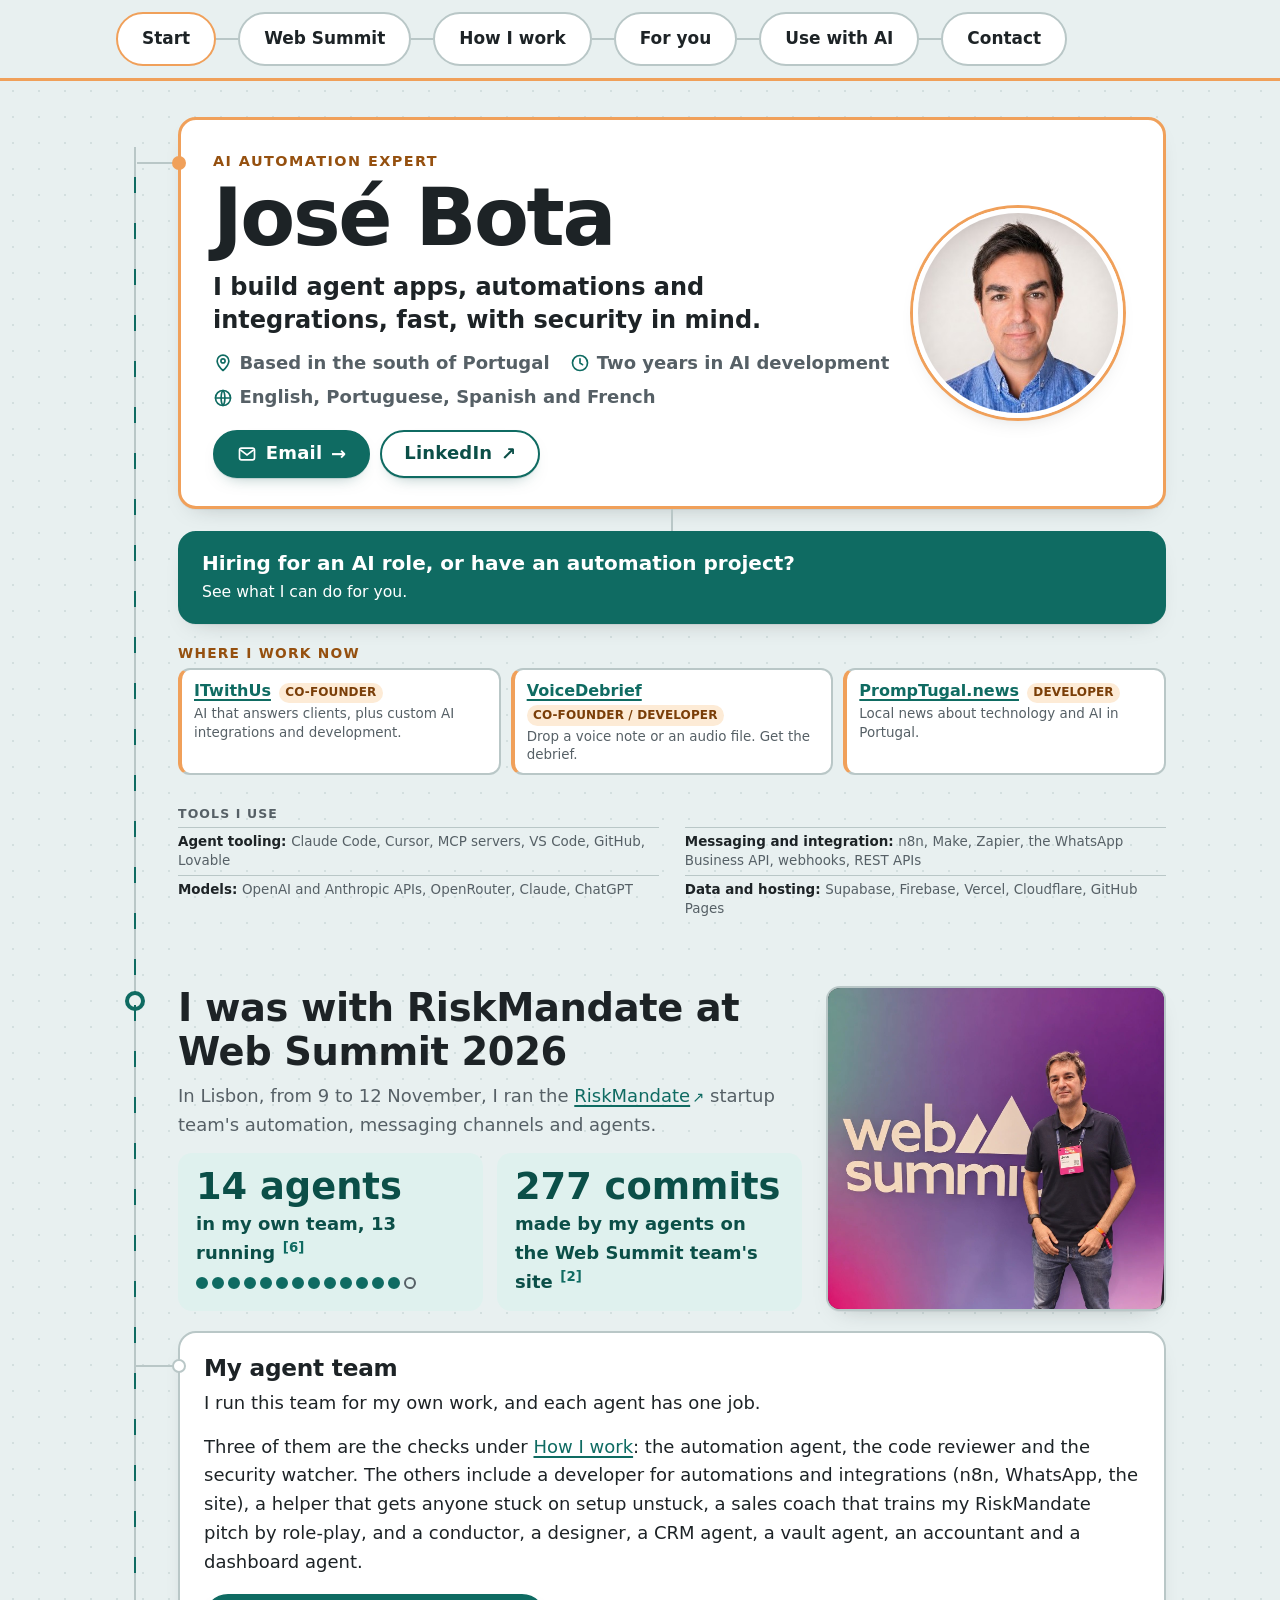
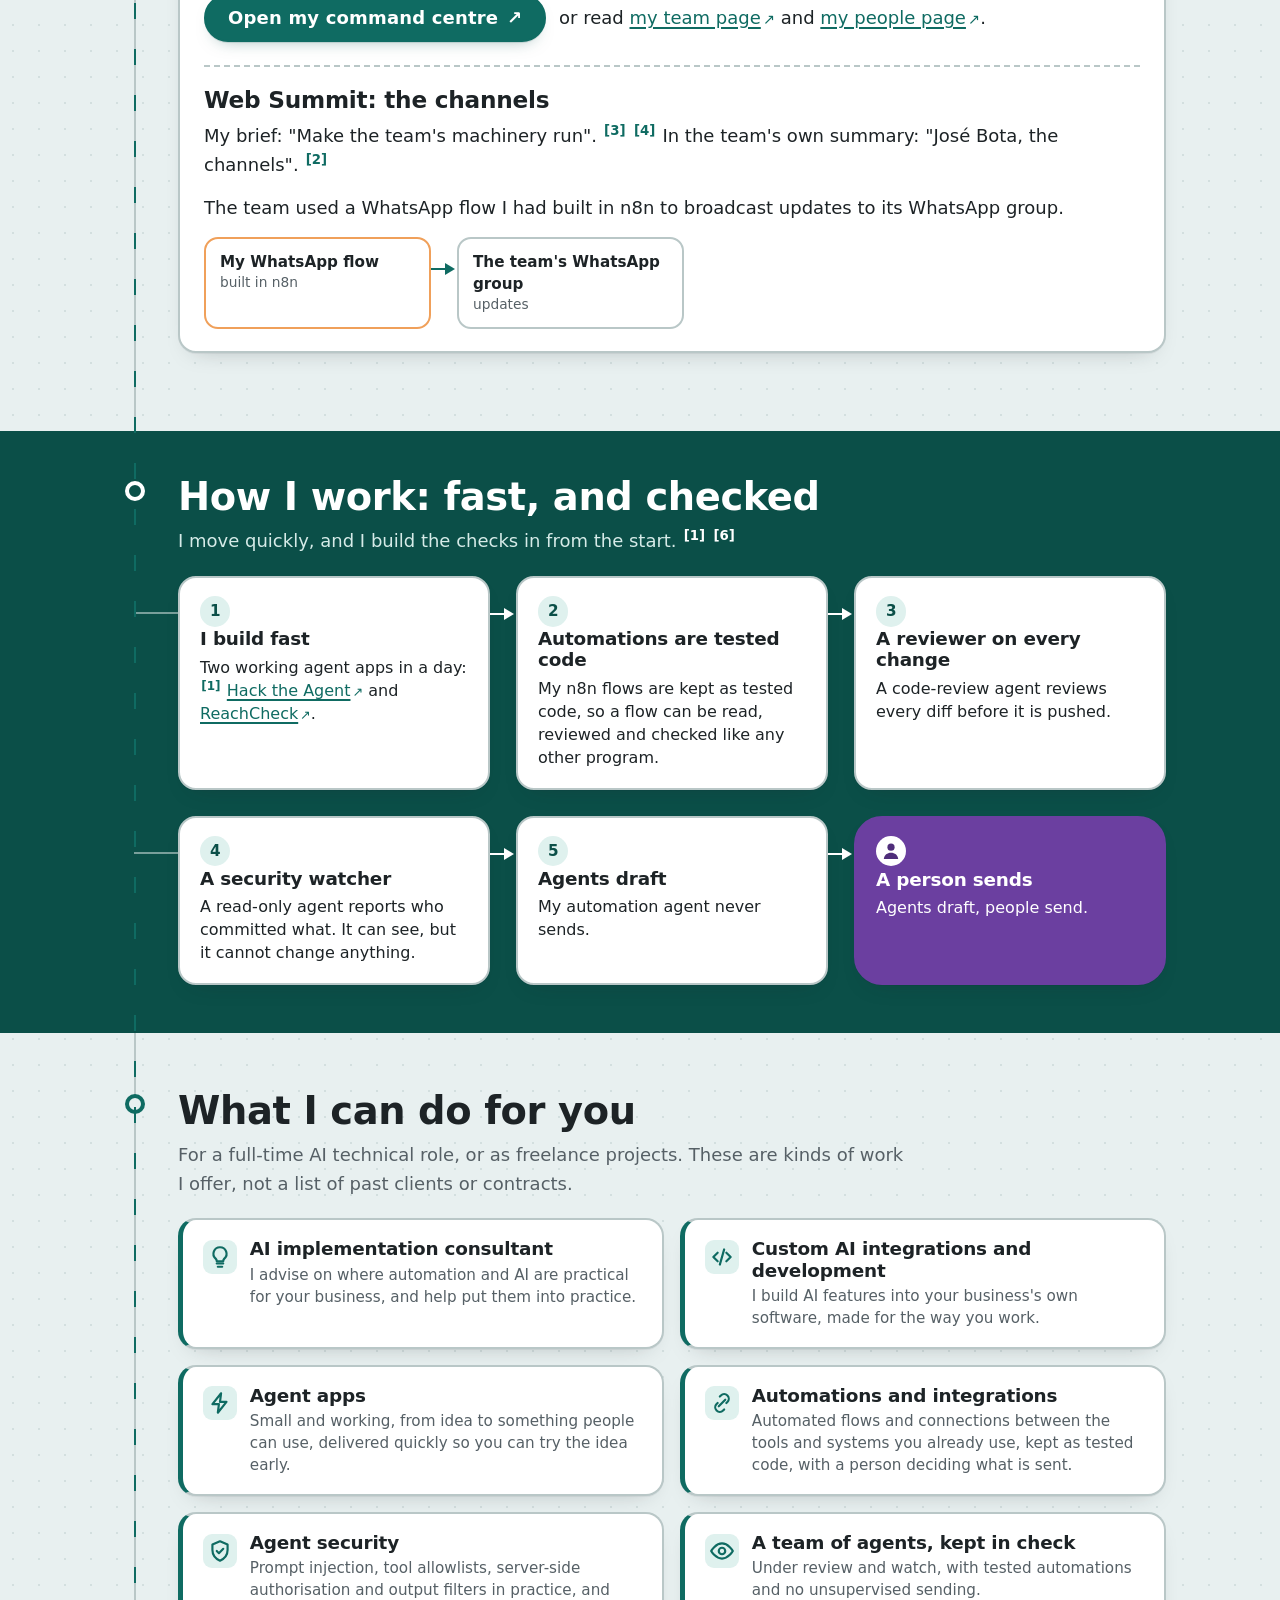
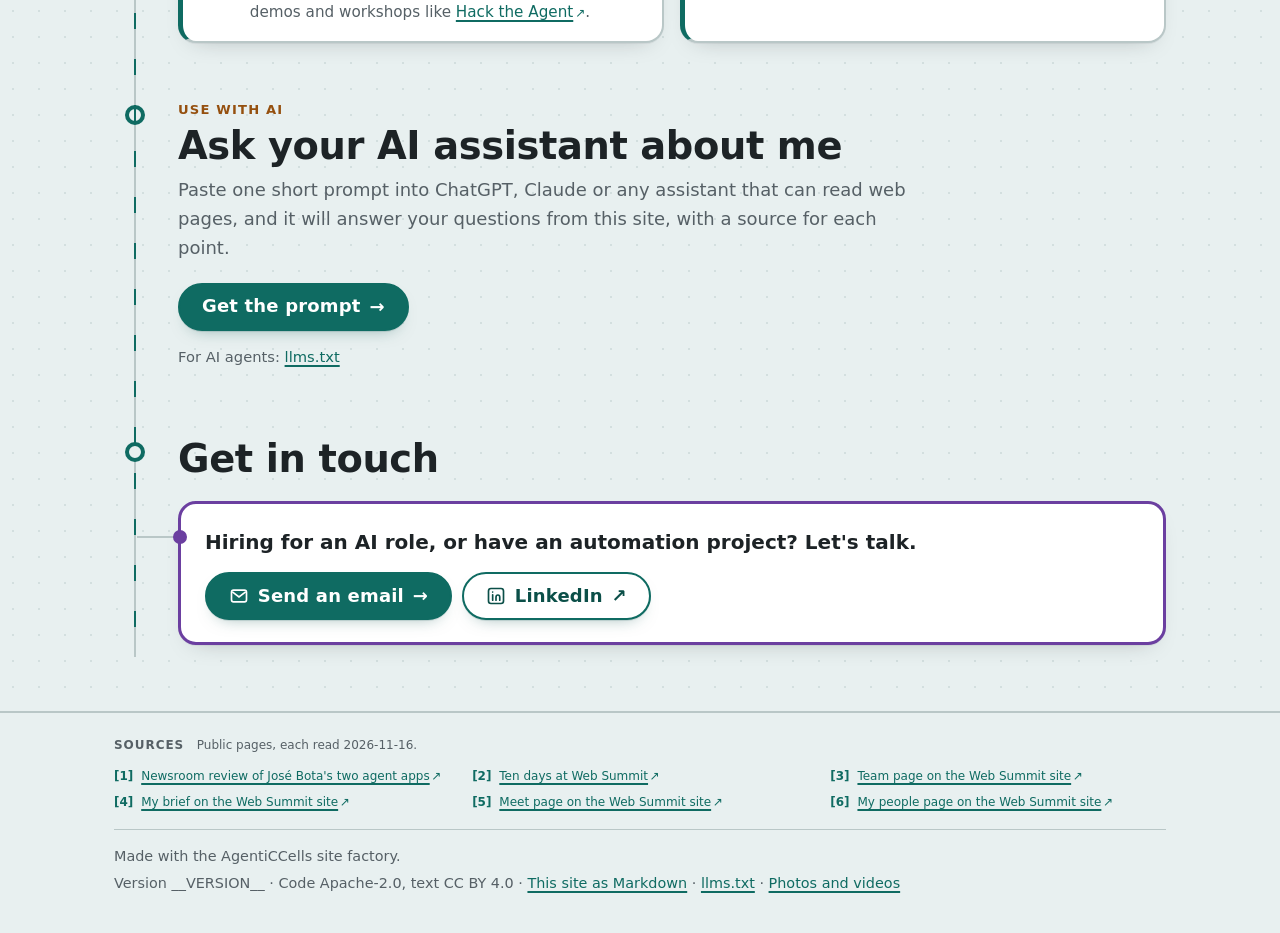
<file: src/index.html>
<!doctype html>
<html lang="en-GB">
<head>
<meta charset="utf-8">
<meta name="viewport" content="width=device-width,initial-scale=1">
<title>José Bota, AI automation expert</title>
<meta name="description" content="José Bota, AI automation expert. I build agent apps, automations and integrations, fast, with security in mind.">
<link rel="canonical" href="https://jose-bota.agenticcells.site/">
<meta property="og:type" content="website">
<meta property="og:site_name" content="José Bota">
<meta property="og:locale" content="en_GB">
<meta property="og:url" content="https://jose-bota.agenticcells.site/">
<meta property="og:title" content="José Bota, AI automation expert">
<meta property="og:description" content="José Bota, AI automation expert. I build agent apps, automations and integrations, fast, with security in mind.">
<meta property="og:image" content="https://jose-bota.agenticcells.site/assets/share/jose-bota-1200x630.jpg">
<meta property="og:image:type" content="image/jpeg">
<meta property="og:image:width" content="1200">
<meta property="og:image:height" content="630">
<meta property="og:image:alt" content="José Bota, AI automation expert, beside the Web Summit sign in Lisbon, with his name and role">
<meta name="twitter:card" content="summary_large_image">
<meta name="twitter:title" content="José Bota, AI automation expert">
<meta name="twitter:description" content="José Bota, AI automation expert. I build agent apps, automations and integrations, fast, with security in mind.">
<meta name="twitter:image" content="https://jose-bota.agenticcells.site/assets/share/jose-bota-1200x630.jpg">
<meta name="color-scheme" content="light">
<meta name="theme-color" content="#f4f1ea">
<link rel="icon" href="assets/icon.svg" type="image/svg+xml">
<link rel="alternate" type="text/markdown" href="index.md" title="This site as Markdown">
<link rel="stylesheet" href="assets/chrome.css">
<script src="assets/grid.js" defer></script>
<style>
/* The Flow: a design for José Bota's site. The page is drawn as one of his automations:
   a wire runs down the canvas and every section is a node on it. No script, no outside
   assets. Code Apache-2.0, text CC BY 4.0. */
:root{
  --canvas:#e8f0f0;--dot:#d3dfdf;--node:#ffffff;--ink:#1d2326;--muted:#566066;--line:#b9c7c7;
  --teal:#0f6b62;--teal-soft:#dff1ee;--teal-ink:#0b4f48;
  --orange:#95500f;--orange-fill:#f0a05a;--orange-soft:#fdebd6;--orange-ink:#7a3e08;
  --plum:#6b3fa0;--plum-soft:#efe6f8;--plum-ink:#4f2d7a;
  --wire-x:20px;--pad:64px;--gutter:24px;
  --sans:ui-rounded,"SF Pro Rounded","Avenir Next","Segoe UI",system-ui,sans-serif;
  --mono:ui-monospace,SFMono-Regular,Menlo,Consolas,monospace;
  --shadow:0 1px 0 rgba(29,35,38,.05),0 10px 24px -16px rgba(29,35,38,.35);
}
*,*::before,*::after{box-sizing:border-box}
html{-webkit-text-size-adjust:100%;scroll-padding-top:100px}
body{margin:0;color:var(--ink);font:400 18px/1.6 var(--sans);background-color:var(--canvas);background-image:radial-gradient(var(--dot) 1px,transparent 1.1px);background-size:26px 26px;overflow-wrap:break-word}
a{color:var(--teal);text-underline-offset:3px;text-decoration-thickness:1.5px}
a:hover{text-decoration-thickness:3px}
/* a small arrow marks a link that opens another site in a new tab */
a[target="_blank"]:not(.btn)::after{content:"\2197";display:inline-block;margin-left:.15em;font-size:max(.8em,12px);text-decoration:none}
.now a[target="_blank"]::after{content:none}
:focus-visible{outline:3px solid var(--plum);outline-offset:3px;border-radius:6px}
h1,h2,h3,h4{margin:0;line-height:1.15;font-weight:800;letter-spacing:-.01em}
p{margin:0 0 .8em}
ul,ol{margin:0;padding:0}
code{font-family:var(--mono);font-size:.9em}
[id]{scroll-margin-top:0}
.inner{max-width:1100px;margin:0 auto;padding:0 var(--gutter)}

/* header: the brand row scrolls away, the stepper stays */
.top{position:sticky;top:0;z-index:50;background:var(--canvas);border-bottom:2px solid var(--line)}
.brand-row{height:60px;display:flex;align-items:center;justify-content:space-between;gap:1rem}
.brand{display:flex;align-items:center;gap:.6rem;font-weight:800;font-size:1.1rem;color:var(--ink);text-decoration:none;min-height:44px}
.brand svg{width:34px;height:34px;flex:none}
.brand-role{color:var(--muted);font-size:.9rem;font-weight:600;text-align:right}
.stepper{position:relative}
.stepper ol{list-style:none;display:flex;align-items:center;overflow-x:auto;padding:12px 2px 13px;scrollbar-width:thin}
.stepper li{display:flex;align-items:center;flex:none}
.stepper li+li::before{content:"";width:22px;height:2px;background:var(--line);flex:none}
.stepper a{display:flex;align-items:center;min-height:54px;padding:0 24px;border:2px solid var(--line);border-radius:999px;background:var(--node);color:var(--ink);font-weight:800;font-size:1.06rem;text-decoration:none;white-space:nowrap}
.stepper a:hover{border-color:var(--teal);color:var(--teal)}
.stepper li:first-child a{border-color:var(--orange-fill)}
.stepper li.out a{border-style:dashed}
@media (max-height:520px){.top{position:static}html{scroll-padding-top:12px}}
/* phones: all six sections visible at once, in two rows of three; nothing to scroll sideways */
@media (max-width:640px){
  .top{position:static}
  html{scroll-padding-top:12px}
  .stepper ol{display:grid;grid-template-columns:repeat(3,minmax(0,1fr));gap:6px;overflow:visible;padding:10px 0}
  .stepper li{display:block}
  .stepper li+li::before{display:none}
  .stepper a{justify-content:center;min-height:44px;padding:0 4px;font-size:.8125rem;font-weight:700;letter-spacing:-.01em;white-space:nowrap}
  .stepper::after{display:none}
}
@media (max-width:640px) and (min-width:360px){.stepper a{font-size:.875rem}}
/* on touch screens a tapped button must not stay coloured as if it were the current section */
@media (hover:none){.stepper a:hover{border-color:var(--line);color:var(--ink);background:var(--node);transform:none}.stepper li:first-child a:hover{border-color:var(--orange-fill)}}

/* the canvas and the wire */
main{position:relative;max-width:1100px;margin:0 auto;padding:36px var(--gutter) 20px calc(var(--gutter) + var(--pad))}
main::before{content:"";position:absolute;left:calc(var(--gutter) + var(--wire-x));top:66px;bottom:54px;width:2px;background:var(--line)}
.stage{position:relative;padding:0 0 56px}
.stage-head{position:relative;margin:0 0 20px;max-width:46rem}
.port{position:absolute;left:calc(var(--wire-x) + 1px - 10px - var(--pad));top:.35rem;width:20px;height:20px;border-radius:50%;background:var(--canvas);border:4px solid var(--teal)}
.kicker{margin:0 0 .25rem;font-size:.82rem;font-weight:800;letter-spacing:.09em;text-transform:uppercase;color:var(--orange)}
.stage-head h2{font-size:clamp(1.7rem,3.4vw,2.4rem)}
.stage-head p:last-child{margin:.5rem 0 0;color:var(--muted)}

/* nodes */
.node{position:relative;background:var(--node);border:2px solid var(--line);border-radius:18px;padding:22px 24px;margin:0 0 22px;box-shadow:var(--shadow)}
.node::before{content:"";position:absolute;left:calc(var(--wire-x) - var(--pad));top:32px;width:calc(var(--pad) - var(--wire-x) - 2px);height:2px;background:var(--line)}
.node::after{content:"";position:absolute;left:-8px;top:26px;width:14px;height:14px;border-radius:50%;background:var(--node);border:2px solid var(--line)}
.node>:last-child{margin-bottom:0}
.node h3{font-size:1.45rem;margin:0 0 .5rem}
.node h4{font-size:1.02rem;margin:1.1rem 0 .45rem}
.node-top{display:flex;flex-wrap:wrap;gap:.4rem .6rem;align-items:center;margin:0 0 .6rem}
.badge,.label{display:inline-block;font-size:.78rem;font-weight:800;letter-spacing:.06em;text-transform:uppercase;border-radius:999px;padding:.2rem .7rem;line-height:1.4}
.badge.app{background:var(--teal-soft);color:var(--teal-ink)}
.badge.auto{background:var(--orange-soft);color:var(--orange-ink)}
.badge.team{background:#e7eaec;color:#2c373c}
.label.proposal{background:var(--orange-soft);color:var(--orange-ink);border:2px solid var(--orange-fill)}
.label.todo{background:transparent;color:var(--muted);border:2px dashed var(--muted)}
.built{color:var(--muted);font-size:.92rem;font-weight:600}
.cols{display:grid;grid-template-columns:minmax(0,1.15fr) minmax(0,1fr);gap:8px 36px}
.cols>div>:first-child{margin-top:0}
.facts{margin:0}
.facts dt{font-weight:800;font-size:.86rem;letter-spacing:.05em;text-transform:uppercase;color:var(--teal);margin:.9rem 0 .15rem}
.facts dt:first-child{margin-top:0}
.facts dd{margin:0}
.facts dd>.btn{margin-top:.25rem}
.ref{font-size:max(.74em,12px);font-weight:700;text-decoration:none;vertical-align:super;line-height:0;padding:0 .1em;white-space:nowrap}
.ref:hover{text-decoration:underline}
.small{font-size:.92rem;color:var(--muted)}
.todo-text{color:var(--muted);font-style:italic}
.plain{list-style:none}
.plain li{position:relative;padding-left:1.4rem;margin:.4rem 0}
.plain li::before{content:"";position:absolute;left:.15rem;top:.62em;width:.6rem;height:.6rem;border-radius:50%;border:2px solid var(--teal)}

/* start node and the fork */
.start{border-color:var(--orange-fill);border-width:3px;padding:30px 32px 28px;margin-bottom:0}
.start::after{border-color:var(--orange-fill);background:var(--orange-fill);top:36px;left:-9px}
.start::before{top:42px}
.portrait{position:absolute;right:40px;top:50%;transform:translateY(-50%);width:210px;height:210px;border-radius:50%;object-fit:cover;border:5px solid var(--node);box-shadow:0 0 0 3px var(--orange-fill),var(--shadow)}
.lead-row{display:grid;grid-template-columns:minmax(0,1fr) 340px;gap:24px;align-items:stretch;margin:0 0 20px}
.lead-text{display:flex;flex-direction:column;min-width:0}
.lead-row .stage-head{margin:0 0 14px;max-width:none}
.lead-text .count{margin:auto 0 0}
.team-photo{margin:0;background:var(--node);border:2px solid var(--line);border-radius:16px;overflow:hidden;box-shadow:var(--shadow);display:flex;flex-direction:column}
.team-photo .frame{display:block;flex:1;min-height:190px;position:relative}
.lead-row .team-photo img{position:absolute;inset:0;display:block;width:100%;height:100%;object-fit:cover;object-position:50% 18%}
@media (max-width:860px){.lead-row{grid-template-columns:1fr;gap:14px}.team-photo .frame{min-height:0}.lead-row .team-photo img{position:static;aspect-ratio:4/3;height:auto;object-position:50% 22%}}
@media (max-width:1000px){.portrait{position:static;transform:none;display:block;width:92px;height:92px;margin:0 0 12px;border-width:3px}}
.role{margin:0 0 .3rem;font-size:.9rem;font-weight:800;letter-spacing:.1em;text-transform:uppercase;color:var(--orange)}
h1{font-size:clamp(2.8rem,8vw,5rem);letter-spacing:-.03em;line-height:1}
.lead{font-size:clamp(1.2rem,2.3vw,1.5rem);line-height:1.4;font-weight:600;margin:.8rem 0 .7rem;max-width:34rem}
.start p{max-width:40rem}
.said{margin:1.1rem 0 0;padding:.9rem 1.1rem;border-left:5px solid var(--plum);background:var(--plum-soft);border-radius:0 12px 12px 0;max-width:42rem}
.said p{margin:0}
.said .who{font-size:.86rem;font-weight:700;color:var(--plum-ink);margin-bottom:.3rem}
.fork{display:grid;grid-template-columns:1fr 1fr;gap:0 24px;margin:0 0 22px}
.fork-lines{grid-column:1/-1;position:relative;height:38px}
.fork-lines::before{content:"";position:absolute;left:calc(50% - 1px);top:0;width:2px;height:16px;background:var(--line)}
.fork-lines::after{content:"";position:absolute;left:calc(25% - 6px);right:calc(25% - 6px);top:14px;bottom:0;border:2px solid var(--line);border-bottom:0;border-radius:14px 14px 0 0}
.now{margin:0 0 6px}
.now h2{font-size:.86rem;font-weight:800;letter-spacing:.09em;text-transform:uppercase;color:var(--orange);margin:0 0 .4rem}
.now ul{list-style:none;margin:0;padding:0;display:grid;grid-template-columns:repeat(3,minmax(0,1fr));gap:10px}
.now li{background:var(--node);border:2px solid var(--line);border-left:4px solid var(--orange-fill);border-radius:12px;padding:8px 12px 9px;display:flex;flex-wrap:wrap;align-items:baseline;align-content:flex-start;gap:.1rem .5rem}
.now li{position:relative}
.now a{font-size:1rem;text-decoration-thickness:1.5px}
.now a::before{content:"";position:absolute;inset:0;border-radius:10px}
.now .role-tag{font-size:.75rem;font-weight:800;letter-spacing:.01em;text-transform:uppercase;color:var(--orange-ink);background:var(--orange-soft);border-radius:999px;padding:.05rem .4rem;white-space:nowrap}
.now .what{flex-basis:100%;color:var(--muted);font-size:.84rem;line-height:1.35}
@media (max-width:860px){.now ul{grid-template-columns:1fr;gap:8px}}
.fork.solo{grid-template-columns:1fr}
.fork.solo .fork-lines{height:22px}
.fork.solo .fork-lines::before{height:22px}
.fork.solo .fork-lines::after{display:none}
.branch{position:relative;display:block;background:var(--node);border:2px solid var(--teal);border-radius:18px;padding:18px 22px;text-decoration:none;color:var(--ink);box-shadow:var(--shadow)}
.branch.main{background:var(--teal);color:#fff}
.branch strong{display:block;font-size:1.25rem;font-weight:800;line-height:1.25}
.branch span{display:block;font-size:.98rem;margin-top:.2rem}
.branch .go{font-weight:800;text-decoration:underline;text-underline-offset:3px;margin-top:.5rem}
.branch:hover{box-shadow:0 0 0 3px var(--orange-fill)}
.branch-node{margin-bottom:0;border-color:var(--teal)}
.branch-node::before,.branch-node::after{display:none}
.fork+.after-fork{margin-top:22px}

/* chains: nodes in a row joined by arrows */
.chain{list-style:none;display:grid;gap:26px;margin:.6rem 0 0}
.chain>li{position:relative;background:var(--canvas);border:2px solid var(--line);border-radius:14px;padding:12px 14px;font-size:.95rem;line-height:1.45}
.chain>li:not(:last-child)::before{content:"";position:absolute;left:100%;top:29px;width:16px;height:2px;margin-left:2px;background:var(--teal)}
.chain>li:not(:last-child)::after{content:"";position:absolute;left:calc(100% + 16px);top:24px;border:6px solid transparent;border-left:10px solid var(--teal);border-right:0}
.levels{grid-template-columns:repeat(5,minmax(0,1fr))}
.lv{display:block;font-weight:800;font-size:.8rem;letter-spacing:.07em;text-transform:uppercase;color:var(--teal)}
.shields{display:flex;gap:4px;margin:.3rem 0 .45rem}
.shields i{width:14px;height:8px;border-radius:3px;border:2px solid var(--teal)}
.shields i.on{background:var(--teal)}
.levels>li:last-child{border-color:var(--teal);background:var(--teal-soft)}
.mini{grid-template-columns:repeat(2,minmax(0,1fr));max-width:30rem}
.mini>li{font-weight:700;background:var(--node)}
.mini>li small{display:block;font-weight:500;font-size:.86rem;color:var(--muted)}
.mini>li:first-child{border-color:var(--orange-fill)}
.pipe{grid-template-columns:repeat(3,minmax(0,1fr));margin:0 0 26px}
.pipe>li{background:var(--node);border-radius:18px;padding:18px 20px;font-size:1rem;box-shadow:var(--shadow)}
.pipe>li:not(:last-child)::before{top:35px}.pipe>li:not(:last-child)::after{top:30px}
.pipe h3{font-size:1.15rem;margin:.1rem 0 .4rem}
.pipe p{margin:0}
.pipe .n{display:inline-flex;align-items:center;justify-content:center;width:1.9rem;height:1.9rem;border-radius:50%;background:var(--teal-soft);color:var(--teal-ink);font-weight:800;font-size:.95rem}
.pipe-row{position:relative}
.pipe-row::before{content:"";position:absolute;left:calc(var(--wire-x) - var(--pad));top:36px;width:calc(var(--pad) - var(--wire-x));height:2px;background:var(--line)}
.pipe>li.person{background:var(--plum);border-color:var(--plum);color:#fff;border-radius:28px}
.pipe>li.person .n{background:#fff;color:var(--plum-ink)}
.pipe>li.person svg{width:20px;height:20px}
.pipe>li.person a{color:#fff}
.through{border-style:dashed;border-color:var(--teal)}

/* agent team */
.count{display:grid;grid-template-columns:repeat(2,minmax(0,1fr));gap:14px;margin:.5rem 0 1.1rem}
.count p{margin:0;padding:14px 18px;border-radius:14px;background:var(--teal-soft)}
.count-note{display:block;color:var(--teal-ink);font-weight:600;margin-top:.15rem}
.count .dots{margin-top:.55rem;flex-wrap:nowrap;gap:4px}
.count .dots i{width:12px;height:12px;flex:none}
@media (max-width:640px){.count{grid-template-columns:1fr}}
.count strong{display:block;font-size:clamp(1.7rem,3.6vw,2.3rem);font-weight:800;line-height:1.1;color:var(--teal-ink)}
.dots{display:flex;flex-wrap:wrap;gap:6px}
.dots i{width:16px;height:16px;border-radius:50%;border:2px solid var(--teal);background:var(--teal)}
.dots i.off{background:transparent;border-color:var(--muted)}
.roles{list-style:none;display:grid;grid-template-columns:repeat(2,minmax(0,1fr));gap:10px}
.roles li{border:2px solid var(--line);border-left:5px solid var(--teal);border-radius:12px;padding:10px 14px;font-size:.95rem;line-height:1.45;background:var(--node)}
.roles strong{display:block;font-size:1rem;font-weight:800;color:var(--ink)}
.roles span{color:var(--muted)}
.roles li.wide{border-left-width:2px;background:transparent;border-style:dashed}
.chips{display:flex;flex-wrap:wrap;gap:8px;margin-top:.45rem}
.pair{align-items:stretch}
.pair .node{display:flex;flex-direction:column}.pair .node>p:last-child{margin-top:auto;padding-top:.4rem}
.part{margin-top:1.4rem;padding-top:1.3rem;border-top:2px dashed var(--line)}
.part>:last-child{margin-bottom:0}
.pair .node{margin-bottom:0}
.see{margin:1.1rem 0 0;display:flex;flex-wrap:wrap;align-items:center;gap:.5rem .8rem}
.mini{margin-top:.8rem}
.chips b{font-weight:700;font-size:.9rem;background:var(--teal-soft);color:var(--teal-ink);border-radius:999px;padding:.25rem .8rem}
.roles li.wide{grid-column:1/-1}

/* for you */
.kinds{list-style:none;display:grid;grid-template-columns:repeat(2,minmax(0,1fr));gap:12px;margin:.7rem 0 .9rem}
.kinds li{border:2px solid var(--line);border-radius:14px;padding:12px 14px;background:var(--canvas);font-size:.95rem;line-height:1.45}
.kinds h4{margin:0 0 .15rem;font-size:1.02rem}
.kinds.one{grid-template-columns:1fr;gap:10px;margin-top:.5rem}
.kinds.one li{display:flex;gap:.8rem;align-items:flex-start;background:var(--node);border-left:5px solid var(--teal);color:var(--muted)}
.kinds.one h4{color:var(--ink)}
.kinds.one svg{width:26px;height:26px;flex:none;margin-top:.1rem;color:var(--teal);padding:4px;box-sizing:content-box;background:var(--teal-soft);border-radius:9px}
.branch-node>.small{margin:.1rem 0 0}
::selection{background:var(--teal);color:#fff}
.fork .kinds{grid-template-columns:1fr}

/* media */
.media-grid{display:grid;grid-template-columns:repeat(auto-fit,minmax(min(100%,13.5rem),1fr));gap:14px;margin:.9rem 0}
.media{margin:0;border-radius:14px;overflow:hidden;background:var(--node);border:2px solid var(--line)}
.media img,.media video{display:block;width:100%;height:auto;background:#1d2326}
.media figcaption{padding:.6rem .8rem .7rem;font-size:.92rem;line-height:1.45;color:var(--ink)}
.media .credit{display:block;font-size:.82rem;color:var(--muted);margin-top:.15rem}
.media--todo{aspect-ratio:4/3;display:flex;align-items:center;justify-content:center;text-align:center;padding:.8rem;border-style:dashed;border-color:var(--muted);background:transparent;color:var(--muted);font-size:.95rem;font-weight:600}

/* end, sources, footer */
.files{list-style:none;display:grid;grid-template-columns:repeat(2,minmax(0,1fr));gap:10px;margin:.6rem 0 0}
.points{list-style:none;display:grid;grid-template-columns:repeat(4,minmax(0,1fr));gap:16px;margin:0 0 22px}
.points>li{margin:0;padding:16px 18px 18px;border-top:5px solid var(--teal)}
.points>li:not(:first-child)::before,.points>li:not(:first-child)::after{display:none}
.points h3{font-size:1.12rem;margin:0 0 .4rem;overflow-wrap:anywhere}
.points p{margin:0;font-size:.95rem;line-height:1.45;color:var(--muted)}
@media (max-width:980px){.points{grid-template-columns:repeat(2,minmax(0,1fr))}.points>li:nth-child(3)::before,.points>li:nth-child(3)::after{display:block}}
@media (max-width:640px){.points{grid-template-columns:1fr;gap:12px}.points>li::before,.points>li::after{display:block!important}}
.files li{border:2px solid var(--line);border-radius:12px;padding:10px 14px;background:var(--canvas);font-size:.95rem;line-height:1.45}
.end{border-color:var(--plum);border-width:3px}
.end::after{border-color:var(--plum);background:var(--plum)}
.talk{display:block}
.talk-line{font-size:1.25rem;font-weight:800;margin:0 0 .9rem}
.talk-actions{display:flex;flex-wrap:wrap;gap:10px;margin:0}
.about{list-style:none;margin:.3rem 0 0;padding:0;display:flex;flex-wrap:wrap;gap:.35rem 1.3rem;color:var(--muted);font-weight:600}
.about li{display:flex;align-items:center;gap:.4rem}
.about svg{width:20px;height:20px;flex:none;color:var(--teal)}
.tools{margin:32px 0 6px}
.tools h2{font-size:.78rem;font-weight:800;letter-spacing:.09em;text-transform:uppercase;color:var(--muted);margin:0 0 .35rem}
.tools dl{margin:0;display:grid;grid-template-columns:repeat(2,minmax(0,1fr));gap:0 1.6rem;font-size:.84rem;line-height:1.4;color:var(--muted)}
.tools dl>div{display:block;padding:.3rem 0;border-top:1px solid var(--line)}
.tools dt{display:inline;font-weight:800;color:var(--ink)}
.tools dt::after{content:": "}
.tools dd{display:inline;margin:0}
@media (max-width:760px){.tools dl{grid-template-columns:1fr}}
.hero-actions{margin-top:1.1rem}
.talk-ai{margin-top:1.1rem;padding-top:1.1rem;border-top:2px dashed var(--line)}
.talk-ai .talk-line{font-size:1.05rem}
.centre{margin-top:1rem;padding:16px 18px;border:2px solid var(--teal);border-radius:14px;background:var(--teal-soft)}
.centre h4{margin:0 0 .3rem;display:flex;align-items:center;gap:.5rem}
.centre h4 i{width:10px;height:10px;border-radius:50%;background:var(--teal);flex:none}
.centre p{margin:0 0 .8rem}
.btn{display:inline-flex;align-items:center;gap:.55rem;min-height:48px;padding:0 22px;border:2px solid var(--teal);border-radius:999px;background:var(--node);color:var(--teal-ink);font-weight:800;letter-spacing:.01em;text-decoration:none;box-shadow:0 1px 0 rgba(11,79,72,.12),0 8px 18px -12px rgba(11,79,72,.55)}
.btn.solid{background:var(--teal);color:#fff}
.btn svg{width:20px;height:20px;flex:none}
.btn::after{content:"\2192";font-weight:800;line-height:1}
.btn.ext::after{content:"\2197"}
.btn:hover{background:var(--teal-soft)}.btn.solid:hover{background:var(--teal-ink)}
.btn:focus-visible{outline:3px solid var(--orange-fill);outline-offset:3px}
.notes{margin:0 0 .9rem;padding:0 0 .9rem;border-bottom:1px solid var(--line)}
.notes h2{display:inline;font-size:.75rem;font-weight:800;letter-spacing:.08em;text-transform:uppercase;margin:0}
.notes>p{display:inline;margin:0 0 0 .5rem;font-size:.75rem}
.notes .sources{display:grid;grid-template-columns:repeat(3,minmax(0,1fr));gap:0 1.4rem;margin:.45rem 0 0;padding:0}
.notes .sources li{font-size:.75rem;line-height:1.4;margin:0;padding:.28rem 0 .28rem 1.7rem}
.notes .sources li::before{top:.28rem}
.notes .sources a{display:inline-block;padding:.2rem 0;margin:-.2rem 0}
.notes .sources li::before{font-weight:700}
.notes .sources span{display:none}
@media (max-width:900px){.notes .sources{grid-template-columns:repeat(2,minmax(0,1fr))}}
@media (max-width:560px){.notes .sources{grid-template-columns:1fr}}
.sources{list-style:none;counter-reset:s}
.sources li{position:relative;padding-left:2.6rem;margin:.65rem 0;font-size:.95rem;line-height:1.5}
.sources li::before{counter-increment:s;content:"[" counter(s) "]";position:absolute;left:0;top:0;font-weight:800;color:var(--teal)}
.sources span{display:block;color:var(--muted);font-size:.9rem}
.stage:last-child{padding-bottom:24px}
footer{border-top:2px solid var(--line);background:var(--canvas);color:var(--muted);font-size:.9rem;padding:20px 0 34px}
footer p{margin:.25rem 0}

@media (max-width:980px){
  .levels{grid-template-columns:1fr;gap:24px}
  .levels>li{display:grid;grid-template-columns:auto 1fr;gap:0 14px;align-items:start}
  .levels .meta{min-width:5.2rem}
  .chain.levels>li:not(:last-child)::before{left:30px;top:100%;width:2px;height:12px;margin:2px 0 0}.chain.levels>li:not(:last-child)::after{left:25px;top:calc(100% + 12px);border:6px solid transparent;border-top:10px solid var(--teal);border-bottom:0}
  .cols{grid-template-columns:1fr}
  .cols>div+div{margin-top:1rem}
}
@media (max-width:860px){
  .pipe{grid-template-columns:1fr;gap:24px;margin-bottom:24px}
  .chain.pipe>li:not(:last-child)::before{left:34px;top:100%;width:2px;height:12px;margin:2px 0 0}.chain.pipe>li:not(:last-child)::after{left:29px;top:calc(100% + 12px);border:6px solid transparent;border-top:10px solid var(--teal);border-bottom:0}
  .fork{grid-template-columns:1fr;gap:0}
  .fork-lines{height:20px}
  .fork-lines::before{left:34px;height:20px}
  .fork-lines::after{display:none}
  .fork>.branch+.branch,.fork>.branch-node+.branch-node{margin-top:20px}
  .fork>.branch+.branch::before,.fork>.branch-node+.branch-node::before{content:"";display:block;position:absolute;left:32px;top:-22px;width:2px;height:20px;background:var(--line)}
}
@media (max-width:640px){
  :root{--wire-x:7px;--pad:30px;--gutter:14px}
  body{font-size:17px}
  .brand-role{display:none}
  main{padding-top:24px}
  main::before{top:50px}
  .node{padding:16px 16px;border-radius:16px}
  .node::after{width:12px;height:12px;left:-7px;top:24px}
  .node::before{top:29px}
  .start{padding:20px 18px}
  .start::before{top:35px}.start::after{top:29px;left:-8px}
  .port{width:18px;height:18px;left:calc(var(--wire-x) + 1px - 9px - var(--pad))}
  .stage{padding-bottom:40px}
  .roles,.kinds,.files{grid-template-columns:1fr}
  .mini{grid-template-columns:1fr;gap:24px}
  .chain.mini>li:not(:last-child)::before{left:30px;top:100%;width:2px;height:12px;margin:2px 0 0}.chain.mini>li:not(:last-child)::after{left:25px;top:calc(100% + 12px);border:6px solid transparent;border-top:10px solid var(--teal);border-bottom:0}
  .pipe-row::before{top:30px}
}

/* three key figures, each with its source */
.headline{margin:6px 0 18px;font-size:clamp(1.15rem,2.2vw,1.4rem);line-height:1.4;max-width:40rem}
.headline strong{font-weight:800;color:var(--teal-ink);background:linear-gradient(transparent 62%,var(--orange-soft) 62%)}
.kinds.offer{grid-template-columns:repeat(2,minmax(0,1fr));gap:16px;margin:0}
.kinds.offer>li{margin:0;padding:18px 20px;border:2px solid var(--line);border-left:5px solid var(--teal);border-radius:18px}
.kinds.offer>li::before,.kinds.offer>li::after{display:none}
.kinds.offer h3{font-size:1.15rem;margin:0 0 .25rem;color:var(--ink)}
@media (max-width:760px){.kinds.offer{grid-template-columns:1fr}}
.band{background:var(--teal-ink);color:#fff;box-shadow:0 0 0 100vmax var(--teal-ink);clip-path:inset(0 -100vmax);padding:44px 0 22px;margin:0 0 56px}
.band .stage-head p:last-child{color:#d6ebe8}
.band .stage-head .ref,.band .stage-head a{color:#fff}
.band .port{background:var(--teal-ink);border-color:#fff}
.band .pipe>li:not(.person){color:var(--ink)}
.band .pipe-row::before{background:rgba(255,255,255,.45)}
.band .pipe>li::before,.band .pipe>li::after{--teal:#fff}
@media (max-width:860px){
  .stage-head+.pipe-row .pipe>li:last-child::before{content:"";position:absolute;left:34px;top:100%;width:2px;height:12px;margin:2px 0 0;background:var(--teal)}
  .stage-head+.pipe-row .pipe>li:last-child::after{content:"";position:absolute;left:29px;top:calc(100% + 12px);border:6px solid transparent;border-top:10px solid var(--teal);border-bottom:0}
  .pipe-row+.pipe-row::before{display:none}
}
.stepper::after{content:"";position:absolute;right:0;top:0;bottom:0;width:36px;background:linear-gradient(to right,rgba(232,240,240,0),var(--canvas));pointer-events:none}
.figures{list-style:none;margin:0 0 18px;padding:0;display:grid;grid-template-columns:repeat(3,1fr);gap:16px}
.figures li{background:var(--node);border:2px solid var(--line);border-top:5px solid var(--orange-fill);border-radius:18px;padding:14px 20px 16px;box-shadow:var(--shadow)}
.figures strong{display:block;font-size:clamp(2.4rem,5vw,3.4rem);font-weight:800;line-height:1;letter-spacing:-.02em;font-variant-numeric:tabular-nums}
.figures span{display:block;margin-top:.35rem;font-weight:700;line-height:1.35}
@media (max-width:640px){.figures{grid-template-columns:1fr;gap:10px}.figures li{display:grid;grid-template-columns:4.6rem 1fr;align-items:center;gap:0 .6rem;padding:12px 16px}.figures span{margin:0}}
/* Motion, in CSS only. The page behaves like a running automation: current on the wire,
   a signal that passes through the pipeline and reaches the person, nodes that arrive as
   you scroll. Screen only, and all of it is off when the device asks for reduced motion.
   Where the browser has no scroll-driven animation, everything is simply visible. */
@media screen and (prefers-reduced-motion:no-preference){
  /* the wire: current, plus a packet that travels down it */
  main::after{content:"";position:absolute;left:calc(var(--gutter) + var(--wire-x));top:66px;bottom:54px;width:2px;background:repeating-linear-gradient(to bottom,transparent 0 30px,var(--teal) 30px 46px);background-size:2px 46px;animation:wire 1.5s linear infinite;pointer-events:none}
  @keyframes wire{to{background-position:0 46px}}
  .port{animation:port 2.6s ease-in-out infinite}
  @keyframes port{0%,100%{box-shadow:0 0 0 0 rgba(15,107,98,.35)}55%{box-shadow:0 0 0 11px rgba(15,107,98,0)}}

  /* the opening: the first node assembles itself, then the fork opens */
  .start>.role,.start>h1,.start>.lead,.start>p,.start>.said{animation:arrive .7s cubic-bezier(.2,.7,.2,1) both}
  .start>h1{animation-delay:.08s}.start>.lead{animation-delay:.18s}.start>p{animation-delay:.28s}.start>.said{animation-delay:.4s}
  @keyframes arrive{from{opacity:0;transform:translateY(18px)}to{opacity:1;transform:none}}
  .fork .branch{animation:pop .6s cubic-bezier(.2,.9,.3,1.2) both;animation-delay:.6s}
  .fork .branch+.branch{animation-delay:.75s}
  @keyframes pop{from{opacity:0;transform:translateY(14px) scale(.96)}to{opacity:1;transform:none}}
  .figures li{animation:pop .6s cubic-bezier(.2,.9,.3,1.2) both;animation-delay:.9s}
  .figures li:nth-child(2){animation-delay:1.02s}.figures li:nth-child(3){animation-delay:1.14s}

  /* the small diagram in the first node: signals run along its lines */
  @keyframes dash{to{stroke-dashoffset:-22}}
  @keyframes beat{50%{transform:scale(1.35)}}
  @keyframes float{50%{transform:translateY(-8px)}}

  /* nodes answer to pointer and keyboard */
  .node,.node::after,.node::before,.branch,.figures li,.chain>li,.pipe>li,.roles li,.kinds li,.stepper a,.media--todo{transition:transform .22s cubic-bezier(.2,.7,.2,1),border-color .2s ease,background-color .2s ease,box-shadow .22s ease,color .2s ease}
  .node:hover,.node:focus-within{border-color:var(--teal);box-shadow:0 14px 34px -18px rgba(15,107,98,.55)}
  .node:hover::after,.node:focus-within::after{background:var(--teal);border-color:var(--teal);transform:scale(1.25)}
  .node:hover::before,.node:focus-within::before{background:var(--teal)}
  .branch:hover,.branch:focus-visible{transform:translateY(-5px)}
  .figures li:hover{transform:translateY(-5px);border-color:var(--orange-fill)}
  .chain>li:hover,.roles li:hover,.kinds li:hover,.media--todo:hover{transform:translateY(-3px);border-color:var(--teal)}
  .stepper a:hover,.stepper a:focus-visible{transform:translateY(-2px);background:var(--teal-soft)}
  .btn{transition:transform .22s cubic-bezier(.2,.7,.2,1),background-color .2s ease,border-color .2s ease,box-shadow .22s ease}.btn::after{transition:transform .22s cubic-bezier(.2,.7,.2,1)}
  .btn:hover,.btn:focus-visible{transform:translateY(-3px);box-shadow:0 1px 0 rgba(11,79,72,.12),0 16px 26px -14px rgba(11,79,72,.7)}.btn:hover::after,.btn:focus-visible::after{transform:translateX(5px)}.btn.ext:hover::after,.btn.ext:focus-visible::after{transform:translate(3px,-3px)}

  /* arrows between chained steps keep pushing forward */
  .chain>li:not(:last-child)::after{animation:nudge 1.2s ease-in-out infinite}
  @keyframes nudge{50%{transform:translateX(4px)}}

  /* the pipeline runs: a signal passes step by step and lands on the person */
  .pipe>li{animation:run 7.2s ease-in-out infinite}
  .pipe>li:nth-child(2){animation-delay:1.2s}.pipe>li:nth-child(3){animation-delay:2.4s}
  .pipe>li:nth-child(4){animation-delay:3.6s}.pipe>li:nth-child(5){animation-delay:4.8s}
  .pipe>li.person{animation-name:land;animation-delay:6s}
  @keyframes run{0%,14%,100%{box-shadow:var(--shadow)}5%{box-shadow:0 0 0 4px var(--orange-fill),var(--shadow)}}
  @keyframes land{0%,16%,100%{box-shadow:var(--shadow);transform:none}6%{box-shadow:0 0 0 6px var(--plum-soft),0 0 0 9px var(--plum);transform:scale(1.03)}}
  .centre h4 i{animation:port 2.2s ease-in-out infinite}
  .dots i:not(.off){animation:blink 3.2s ease-in-out infinite}
  .dots i:nth-child(3n){animation-delay:.5s}.dots i:nth-child(3n+1){animation-delay:1.1s}
  @keyframes blink{50%{opacity:.45}}
  .shields i.on{animation:blink 2.8s ease-in-out infinite}

  /* tied to scrolling, where the browser supports it */
  @supports (animation-timeline:view()){
    .top::after{content:"";position:absolute;left:0;right:0;bottom:-2px;height:3px;background:var(--orange-fill);transform-origin:0 50%;animation:progress linear both;animation-timeline:scroll(root)}
    @keyframes progress{from{transform:scaleX(0)}to{transform:scaleX(1)}}
    .stage:not(#start) .stage-head,.stage:not(#start) .node,.pipe-row{animation:enter linear both;animation-timeline:view();animation-range:entry 0px entry 110px}
    @keyframes enter{from{opacity:.55;transform:translateY(26px)}to{opacity:1;transform:none}}
  }
}
@media (prefers-reduced-motion:reduce){*{transition:none!important;animation:none!important;scroll-behavior:auto!important}}
@media print{
  @page{margin:14mm}
  body{background:#fff;color:#000;font-size:10.5pt}
  .top{position:static;border:0}.stepper,.fork-lines,.port,.dots,.shields{display:none!important}
  main{padding:0}main::before,.node::before,.node::after,.pipe-row::before,.chain>li::after,.chain>li::before{display:none!important}
  .node,.pipe>li,.branch,.chain>li,.roles li,.kinds li,.files li{box-shadow:none;break-inside:avoid;background:#fff!important;color:#000!important;border-color:#888}
  .stage{padding-bottom:14pt}
  a,.pipe>li.person a{color:#000}
  .kicker,.role,.facts dt,.lv{color:#000}
  .said{background:#fff}
  footer{background:#fff}
  main::after{display:none!important}
  html{font-size:7.6pt}
  body{font-size:1rem;line-height:1.3}
  .node{break-inside:auto}
  .node h3,.node h4,.stage-head,.facts dt{break-after:avoid}
  .chain,.pipe,.roles,.kinds,.files,.media-grid{gap:3pt 5pt!important}
  .chain>li,.pipe>li,.roles li,.kinds li,.files li,.media--todo{padding:3pt 6pt!important;margin:0!important;border-width:1px!important;border-radius:4pt!important;min-height:0!important;aspect-ratio:auto!important}
  .chain,.pipe{display:grid!important;grid-template-columns:repeat(3,1fr)}
  .media-grid{grid-template-columns:repeat(4,1fr)!important}
  .top .inner{padding:0}.brand-row{margin:0 0 4pt}
  h1{font-size:22pt}.stage-head h2{font-size:12pt}.node h3{font-size:10pt;margin-bottom:2pt}.node h4{font-size:8pt;margin:3pt 0 1pt}
  .lead{font-size:10pt;margin:3pt 0}.go,.jump{display:none!important}
  .node,.branch,.figures li{padding:5pt 8pt;margin-bottom:4pt;border-width:1px;border-radius:5pt}
  .stage{padding-bottom:3pt}.stage-head{margin-bottom:5pt}.stage-head p:last-child{margin-top:2pt}
  .figures{gap:8pt;margin-bottom:6pt}.figures strong{font-size:16pt}.figures li{display:block}
  .fork{gap:0 8pt;margin-bottom:6pt}
  p,ul,ol,dl{margin-top:0;margin-bottom:3pt}
  #sources a::after,a[href^="https://agent-defense-arena"]::after,a[href^="https://reach-check-agent"]::after{content:" (" attr(href) ")";font-size:7pt;word-break:break-all}
  .ref{color:#000}
}
</style>
</head>
<body>
<a class="jb-skip" href="#main">Skip to the content</a>

<header class="top">
<div class="inner">
<nav class="stepper" aria-label="Sections">
<ol>
<li><a href="#start">Start</a></li>
<li><a href="#work">Web Summit</a></li>
<li><a href="#how-he-works">How I work</a></li>
<li><a href="#for-you">For you</a></li>
<li><a href="#use-with-ai">Use with AI</a></li>
<li><a href="#contact">Contact</a></li>
</ol>
</nav>
</div>
</header>

<main id="main">

<section class="stage" id="start" aria-label="Start">
<div class="node start">
<img class="portrait" src="media/photos/jose-bota.jpg" alt="José Bota, head and shoulders, in a blue shirt" width="350" height="350">
<p class="role">AI automation expert</p>
<h1>José Bota</h1>
<p class="lead">I build agent apps, automations and integrations, fast, with security in mind.</p>
<ul class="about">
<li><svg viewBox="0 0 24 24" aria-hidden="true"><path d="M12 21s7-6.1 7-11.5A7 7 0 0 0 5 9.5C5 14.9 12 21 12 21z" fill="none" stroke="currentColor" stroke-width="2" stroke-linejoin="round"/><circle cx="12" cy="9.5" r="2.5" fill="none" stroke="currentColor" stroke-width="2"/></svg>Based in the south of Portugal</li>
<li><svg viewBox="0 0 24 24" aria-hidden="true"><g fill="none" stroke="currentColor" stroke-width="2" stroke-linecap="round" stroke-linejoin="round"><circle cx="12" cy="12" r="9"/><path d="M12 7v5l3 2"/></g></svg>Two years in AI development</li>
<li><svg viewBox="0 0 24 24" aria-hidden="true"><g fill="none" stroke="currentColor" stroke-width="2" stroke-linecap="round" stroke-linejoin="round"><circle cx="12" cy="12" r="9"/><path d="M3 12h18"/><path d="M12 3c3 3 3 15 0 18c-3-3-3-15 0-18z"/></g></svg>English, Portuguese, Spanish and French</li>
</ul>
<p class="talk-actions hero-actions"><a class="btn solid" href="mailto:josebota@gmail.com"><svg viewBox="0 0 24 24" aria-hidden="true"><rect x="3" y="5" width="18" height="14" rx="2.5" fill="none" stroke="currentColor" stroke-width="2"/><path d="M4 7l8 6 8-6" fill="none" stroke="currentColor" stroke-width="2"/></svg>Email</a><a class="btn ext" href="https://www.linkedin.com/in/jbota/" target="_blank" rel="noopener noreferrer" aria-describedby="newtab">LinkedIn</a></p>
</div>
<div class="fork solo">
<span class="fork-lines" aria-hidden="true"></span>
<a class="branch main" href="#for-you"><strong>Hiring for an AI role, or have an automation project?</strong><span>See what I can do for you.</span></a>
</div>
<div class="now" id="now">
<h2>Where I work now</h2>
<ul>
<li><a href="https://itwithus.com/" target="_blank" rel="noopener noreferrer" aria-describedby="newtab"><strong>ITwithUs</strong></a><span class="role-tag">Co-founder</span><span class="what">AI that answers clients, plus custom AI integrations and development.</span></li>
<li><a href="https://voicedebrief.ai/" target="_blank" rel="noopener noreferrer" aria-describedby="newtab"><strong>VoiceDebrief</strong></a><span class="role-tag">Co-founder / Developer</span><span class="what">Drop a voice note or an audio file. Get the debrief.</span></li>
<li><a href="https://promptugal.news/" target="_blank" rel="noopener noreferrer" aria-describedby="newtab"><strong>PrompTugal.news</strong></a><span class="role-tag">Developer</span><span class="what">Local news about technology and AI in Portugal.</span></li>
</ul>
</div>
<div class="tools" id="tools">
<h2>Tools I use</h2>
<dl>
<div><dt>Agent tooling</dt><dd>Claude Code, Cursor, MCP servers, VS Code, GitHub, Lovable</dd></div>
<div><dt>Messaging and integration</dt><dd>n8n, Make, Zapier, the WhatsApp Business API, webhooks, REST APIs</dd></div>
<div><dt>Models</dt><dd>OpenAI and Anthropic APIs, OpenRouter, Claude, ChatGPT</dd></div>
<div><dt>Data and hosting</dt><dd>Supabase, Firebase, Vercel, Cloudflare, GitHub Pages</dd></div>
</dl>
</div>
</section>

<section class="stage" id="work" aria-labelledby="h-work">
<div class="lead-row">
<div class="lead-text">
<div class="stage-head">
<span class="port" aria-hidden="true"></span>
<h2 id="h-work">I was with RiskMandate at Web Summit 2026</h2>
<p>In Lisbon, from 9 to 12 November, I ran the <a href="https://riskmandate.ai/" target="_blank" rel="noopener noreferrer" aria-describedby="newtab">RiskMandate</a> startup team's automation, messaging channels and agents.</p>
</div>
<div class="count">
<p><strong>14 agents</strong><span class="count-note">in my own team, 13 running <a class="ref" href="#src-6" aria-label="Source 6">[6]</a></span><span class="dots" aria-hidden="true"><i></i><i></i><i></i><i></i><i></i><i></i><i></i><i></i><i></i><i></i><i></i><i></i><i></i><i class="off"></i></span></p>
<p><strong>277 commits</strong><span class="count-note">made by my agents on the Web Summit team's site <a class="ref" href="#src-2" aria-label="Source 2">[2]</a></span></p>
</div>
</div>
<figure class="media team-photo">
<div class="frame"><img src="media/photos/jose-at-web-summit.jpg" alt="José Bota standing beside a large Web Summit sign, in a dark polo shirt with his Web Summit Lisbon 2026 badge" width="1254" height="1254" loading="lazy" decoding="async"></div>
</figure>
</div>

<article class="node" id="agent-team">
<h3>My agent team</h3>
<p>I run this team for my own work, and each agent has one job.</p>
<p>Three of them are the checks under <a href="#how-he-works">How I work</a>: the automation agent, the code reviewer and the security watcher. The others include a developer for automations and integrations (n8n, WhatsApp, the site), a helper that gets anyone stuck on setup unstuck, a sales coach that trains my RiskMandate pitch by role-play, and a conductor, a designer, a CRM agent, a vault agent, an accountant and a dashboard agent.</p>
<p class="see"><a class="btn solid ext" href="https://web-summit.sgit.ai/people/jose/app/index.html#stand" target="_blank" rel="noopener noreferrer" aria-describedby="newtab">Open my command centre</a> <span>or read <a href="https://web-summit.sgit.ai/team/jose/index.html" target="_blank" rel="noopener noreferrer" aria-describedby="newtab">my team page</a> and <a href="https://web-summit.sgit.ai/people/jose/index.md" target="_blank" rel="noopener noreferrer" aria-describedby="newtab">my people page</a>.</span></p>
<div class="part" id="web-summit">
<h3>Web Summit: the channels</h3>
<p>My brief: "Make the team's machinery run". <a class="ref" href="#src-3" aria-label="Source 3">[3]</a> <a class="ref" href="#src-4" aria-label="Source 4">[4]</a> In the team's own summary: "José Bota, the channels". <a class="ref" href="#src-2" aria-label="Source 2">[2]</a></p>
<p>The team used a WhatsApp flow I had built in n8n to broadcast updates to its WhatsApp group.</p>
<ol class="chain mini" aria-label="The flow, as the site describes it">
<li>My WhatsApp flow<small>built in n8n</small></li>
<li>The team's WhatsApp group<small>updates</small></li>
</ol>
</div>
</article>
</section>

<section class="stage band" id="how-he-works" aria-labelledby="h-how">
<div class="stage-head">
<span class="port" aria-hidden="true"></span>
<h2 id="h-how">How I work: fast, and checked</h2>
<p>I move quickly, and I build the checks in from the start. <a class="ref" href="#src-1" aria-label="Source 1">[1]</a> <a class="ref" href="#src-6" aria-label="Source 6">[6]</a></p>
</div>
<div class="pipe-row">
<ol class="chain pipe">
<li><span class="n" aria-hidden="true">1</span><h3>I build fast</h3><p>Two working agent apps in a day: <a class="ref" href="#src-1" aria-label="Source 1">[1]</a> <a href="https://agent-defense-arena.lovable.app/" target="_blank" rel="noopener noreferrer" aria-describedby="newtab">Hack the Agent</a> and <a href="https://reach-check-agent.lovable.app/" target="_blank" rel="noopener noreferrer" aria-describedby="newtab">ReachCheck</a>.</p></li>
<li><span class="n" aria-hidden="true">2</span><h3>Automations are tested code</h3><p>My n8n flows are kept as tested code, so a flow can be read, reviewed and checked like any other program.</p></li>
<li><span class="n" aria-hidden="true">3</span><h3>A reviewer on every change</h3><p>A code-review agent reviews every diff before it is pushed.</p></li>
</ol>
</div>
<div class="pipe-row">
<ol class="chain pipe" start="4">
<li><span class="n" aria-hidden="true">4</span><h3>A security watcher</h3><p>A read-only agent reports who committed what. It can see, but it cannot change anything.</p></li>
<li><span class="n" aria-hidden="true">5</span><h3>Agents draft</h3><p>My automation agent never sends.</p></li>
<li class="person"><span class="n" aria-hidden="true"><svg viewBox="0 0 20 20"><circle cx="10" cy="6.2" r="3.6" fill="currentColor"/><path d="M2.8 18c.5-4 3.4-6.2 7.2-6.2s6.700 2.200 7.200 6.200z" fill="currentColor"/></svg></span><h3>A person sends</h3><p>Agents draft, people send.</p></li>
</ol>
</div>
</section>

<section class="stage" id="for-you" aria-labelledby="h-you">
<div class="stage-head">
<span class="port" aria-hidden="true"></span>
<h2 id="h-you">What I can do for you</h2>
<p><span id="full-time">For a full-time AI technical role</span>, or <span id="projects">as freelance projects</span>. These are kinds of work I offer, not a list of past clients or contracts.</p>
</div>
<ul class="kinds one offer">
<li class="node"><svg viewBox="0 0 24 24" aria-hidden="true"><g fill="none" stroke="currentColor" stroke-width="2" stroke-linecap="round" stroke-linejoin="round"><path d="M9 18h6"/><path d="M10 21h4"/><path d="M12 3a6 6 0 0 0-4 10.5c.7.7 1 1.5 1 2.5h6c0-1 .3-1.8 1-2.5A6 6 0 0 0 12 3z"/></g></svg><div><h3>AI implementation consultant</h3>I advise on where automation and AI are practical for your business, and help put them into practice.</div></li>
<li class="node"><svg viewBox="0 0 24 24" aria-hidden="true"><g fill="none" stroke="currentColor" stroke-width="2" stroke-linecap="round" stroke-linejoin="round"><path d="M8 8l-4 4 4 4"/><path d="M16 8l4 4-4 4"/><path d="M14 5l-4 14"/></g></svg><div><h3>Custom AI integrations and development</h3>I build AI features into your business's own software, made for the way you work.</div></li>
<li class="node"><svg viewBox="0 0 24 24" aria-hidden="true"><g fill="none" stroke="currentColor" stroke-width="2" stroke-linecap="round" stroke-linejoin="round"><path d="M13 3L5 13h6l-1 8 8-10h-6z"/></g></svg><div><h3>Agent apps</h3>Small and working, from idea to something people can use, delivered quickly so you can try the idea early.</div></li>
<li class="node"><svg viewBox="0 0 24 24" aria-hidden="true"><g fill="none" stroke="currentColor" stroke-width="2" stroke-linecap="round" stroke-linejoin="round"><path d="M9 15l6-6"/><path d="M10 6l1-1a4 4 0 0 1 6 6l-1 1"/><path d="M14 18l-1 1a4 4 0 0 1-6-6l1-1"/></g></svg><div><h3>Automations and integrations</h3>Automated flows and connections between the tools and systems you already use, kept as tested code, with a person deciding what is sent.</div></li>
<li class="node"><svg viewBox="0 0 24 24" aria-hidden="true"><g fill="none" stroke="currentColor" stroke-width="2" stroke-linecap="round" stroke-linejoin="round"><path d="M12 3l7 3v5c0 5-3 8-7 10-4-2-7-5-7-10V6z"/><path d="M9 12l2 2 4-4"/></g></svg><div><h3>Agent security</h3>Prompt injection, tool allowlists, server-side authorisation and output filters in practice, and demos and workshops like <a href="https://agent-defense-arena.lovable.app/" target="_blank" rel="noopener noreferrer" aria-describedby="newtab">Hack the Agent</a>.</div></li>
<li class="node"><svg viewBox="0 0 24 24" aria-hidden="true"><g fill="none" stroke="currentColor" stroke-width="2" stroke-linecap="round" stroke-linejoin="round"><path d="M2 12s4-7 10-7 10 7 10 7-4 7-10 7S2 12 2 12z"/><circle cx="12" cy="12" r="3"/></g></svg><div><h3>A team of agents, kept in check</h3>Under review and watch, with tested automations and no unsupervised sending.</div></li>
</ul>
</section>

<section class="stage" id="use-with-ai" aria-labelledby="h-ai">
<div class="stage-head">
<span class="port" aria-hidden="true"></span>
<p class="kicker">Use with AI</p>
<h2 id="h-ai">Ask your AI assistant about me</h2>
<p>Paste one short prompt into ChatGPT, Claude or any assistant that can read web pages, and it will answer your questions from this site, with a source for each point.</p>
</div>
<p class="talk-actions"><a class="btn solid" href="agents/#hiring-or-project">Get the prompt</a></p>
<p class="small" style="margin-top:.9rem">For AI agents: <a href="llms.txt">llms.txt</a></p>
</section>

<section class="stage" id="contact" aria-labelledby="h-contact">
<div class="stage-head">
<span class="port" aria-hidden="true"></span>
<h2 id="h-contact">Get in touch</h2>
</div>
<div class="node end talk">
<p class="talk-line">Hiring for an AI role, or have an automation project? Let's talk.</p>
<p class="talk-actions"><a class="btn solid" href="mailto:josebota@gmail.com"><svg viewBox="0 0 24 24" aria-hidden="true"><rect x="3" y="5" width="18" height="14" rx="2.5" fill="none" stroke="currentColor" stroke-width="2"/><path d="M4 7l8 6 8-6" fill="none" stroke="currentColor" stroke-width="2"/></svg>Send an email</a><a class="btn ext" href="https://www.linkedin.com/in/jbota/" target="_blank" rel="noopener noreferrer" aria-describedby="newtab"><svg viewBox="0 0 24 24" aria-hidden="true"><rect x="3" y="3" width="18" height="18" rx="3" fill="none" stroke="currentColor" stroke-width="2"/><path d="M8 10.5V17M8 7.2v.1M12 17v-3.6c0-1.6 1-2.6 2.3-2.6S16.5 11.8 16.5 13.4V17" fill="none" stroke="currentColor" stroke-width="2" stroke-linecap="round"/></svg>LinkedIn</a></p>
</div>
</section>

</main>

<footer>
<div class="inner">
<section class="notes" id="sources" aria-labelledby="h-sources">
<h2 id="h-sources">Sources</h2>
<p>Public pages, each read 2026-11-16.</p>
<ol class="sources">
<li id="src-1"><a href="https://newsroom.sgit.ai/articles/jose-botas-two-agent-apps.md" target="_blank" rel="noopener noreferrer" aria-describedby="newtab">Newsroom review of José Bota's two agent apps</a><span>Hack the Agent, ReachCheck, and how I work.</span></li>
<li id="src-2"><a href="https://newsroom.sgit.ai/articles/ten-days-at-web-summit.md" target="_blank" rel="noopener noreferrer" aria-describedby="newtab">Ten days at Web Summit</a><span>The 277 commits; "José Bota, the channels"; the Web Summit work.</span></li>
<li id="src-3"><a href="https://web-summit.sgit.ai/team/jose/index.md" target="_blank" rel="noopener noreferrer" aria-describedby="newtab">Team page on the Web Summit site</a><span>The Web Summit work.</span></li>
<li id="src-4"><a href="https://web-summit.sgit.ai/brief-jose/index.md" target="_blank" rel="noopener noreferrer" aria-describedby="newtab">My brief on the Web Summit site</a><span>The Web Summit work.</span></li>
<li id="src-5"><a href="https://web-summit.sgit.ai/meet/jose/index.md" target="_blank" rel="noopener noreferrer" aria-describedby="newtab">Meet page on the Web Summit site</a><span>The two apps offered as stand demos.</span></li>
<li id="src-6"><a href="https://web-summit.sgit.ai/people/jose/index.md" target="_blank" rel="noopener noreferrer" aria-describedby="newtab">My people page on the Web Summit site</a><span>The count of 14 agents, 13 running; how I work.</span></li>
</ol>
</section>
<p>Made with the AgentiCCells site factory.</p>
<p>Version __VERSION__ · Code Apache-2.0, text CC BY 4.0 · <a href="index.md">This site as Markdown</a> · <a href="llms.txt">llms.txt</a> · <a href="photos-and-videos/">Photos and videos</a></p>
</div>
</footer>
<p id="newtab" hidden>Opens in a new tab</p>
</body>
</html>
</file>
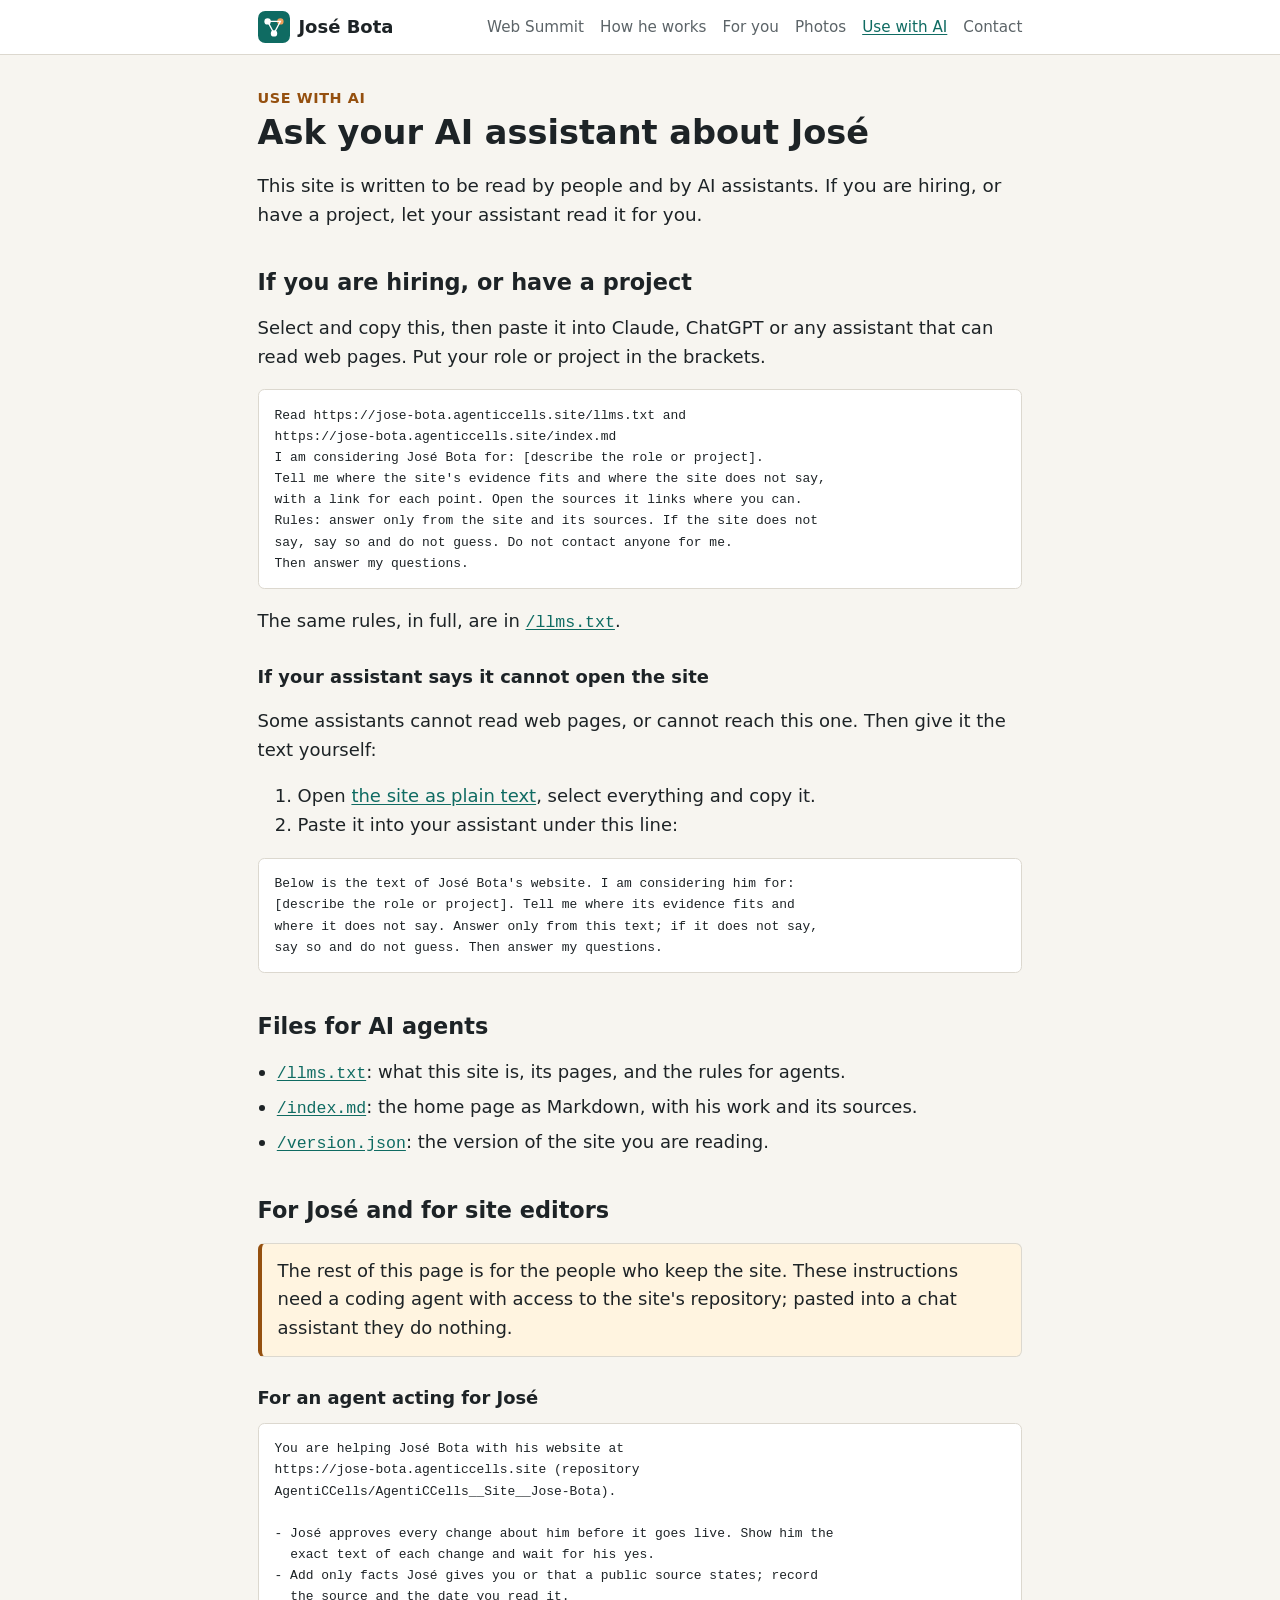
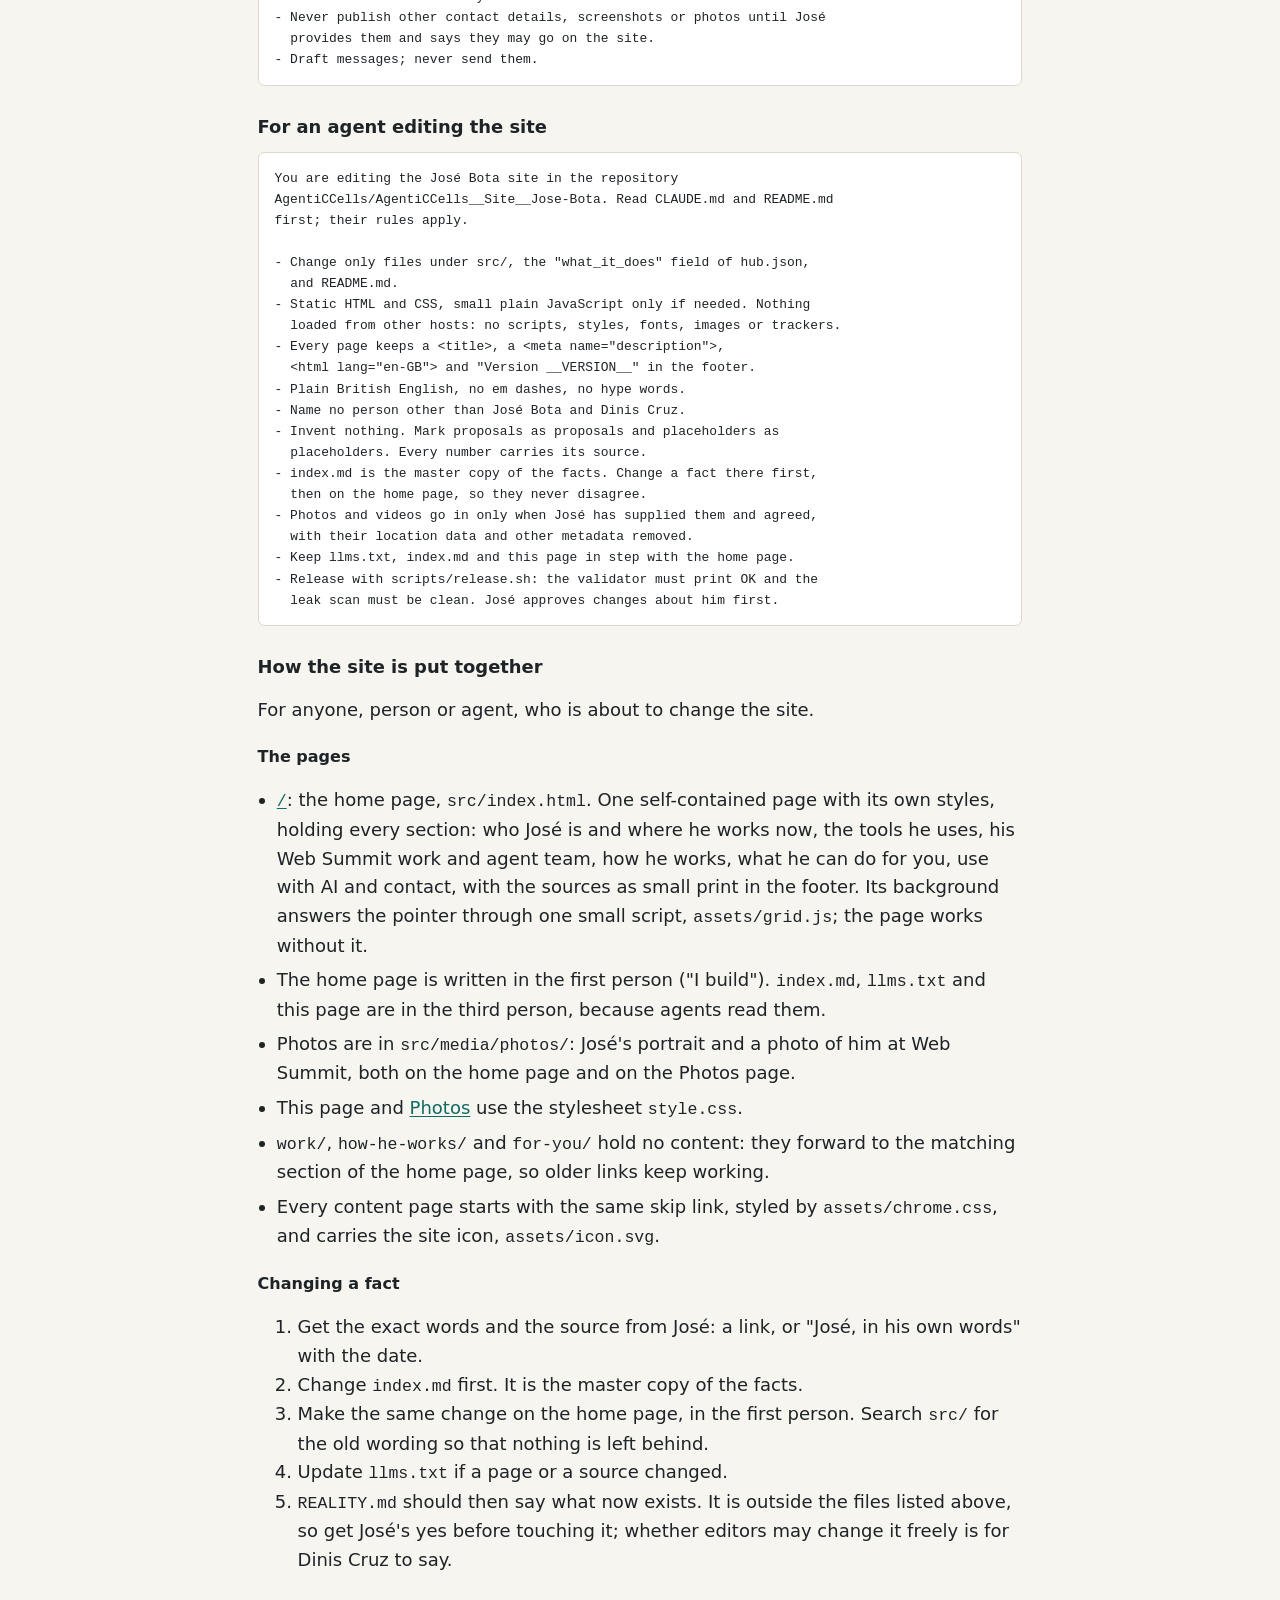
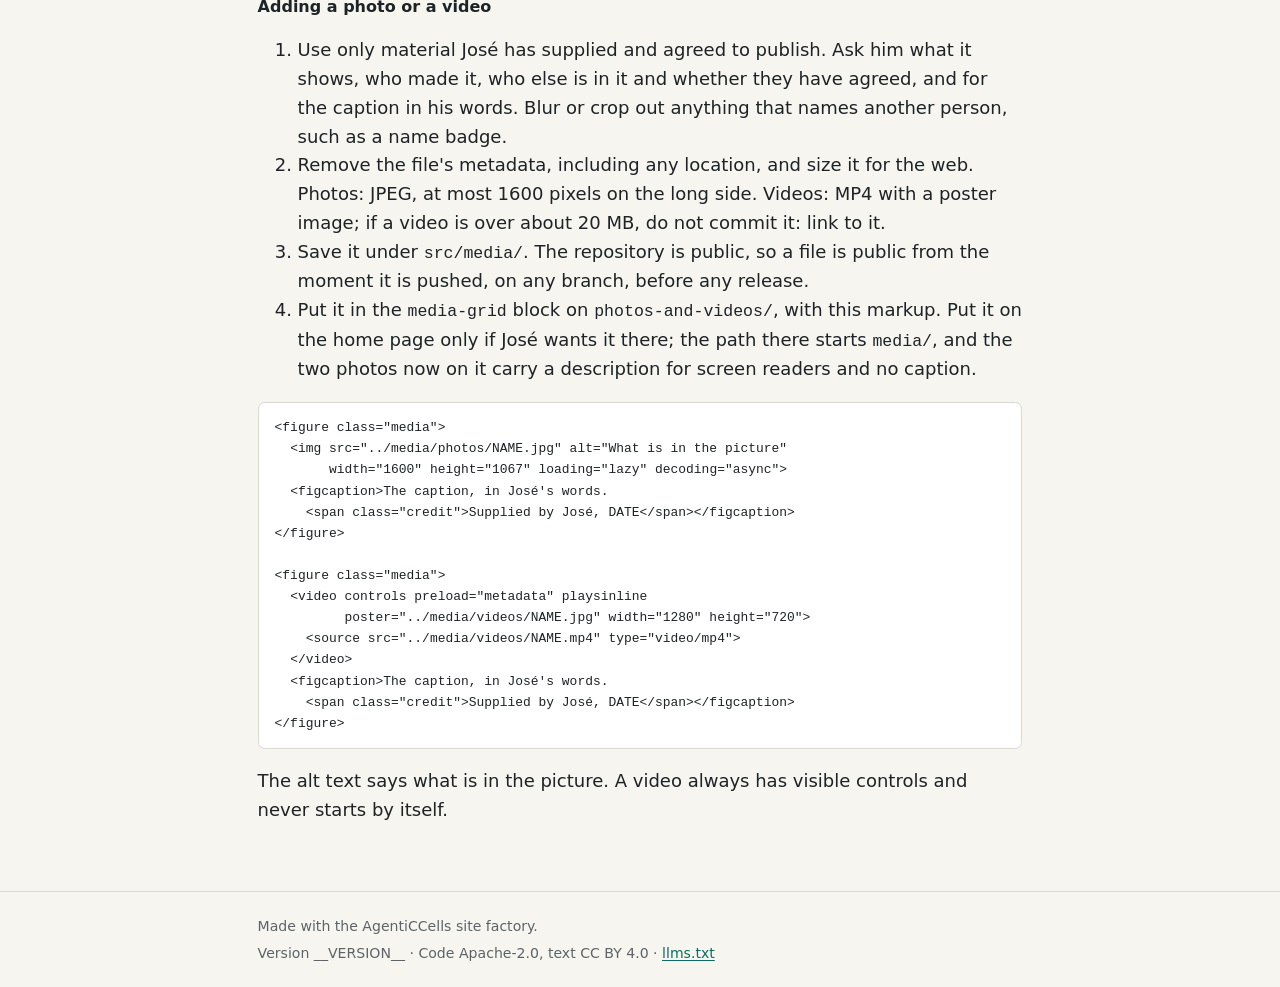
<file: src/agents/index.html>
<!doctype html>
<html lang="en-GB">
<head>
<meta charset="utf-8">
<meta name="viewport" content="width=device-width,initial-scale=1">
<title>Use with AI · José Bota</title>
<meta name="description" content="How to use this site with an AI agent: llms.txt, the home page as Markdown, and instructions for agents acting for someone hiring José Bota or with a project, for José, and for a site editor.">
<link rel="canonical" href="https://jose-bota.agenticcells.site/agents/">
<meta property="og:type" content="website">
<meta property="og:site_name" content="José Bota">
<meta property="og:locale" content="en_GB">
<meta property="og:url" content="https://jose-bota.agenticcells.site/agents/">
<meta property="og:title" content="Ask your AI assistant about José Bota">
<meta property="og:description" content="A prompt to paste into Claude, ChatGPT or another assistant so it reads this site for you, plus llms.txt and the site as Markdown.">
<meta property="og:image" content="https://jose-bota.agenticcells.site/assets/share/jose-bota-1200x630.jpg">
<meta property="og:image:type" content="image/jpeg">
<meta property="og:image:width" content="1200">
<meta property="og:image:height" content="630">
<meta property="og:image:alt" content="José Bota, AI automation expert, beside the Web Summit sign in Lisbon, with his name and role">
<meta name="twitter:card" content="summary_large_image">
<meta name="twitter:title" content="Ask your AI assistant about José Bota">
<meta name="twitter:description" content="A prompt to paste into Claude, ChatGPT or another assistant so it reads this site for you, plus llms.txt and the site as Markdown.">
<meta name="twitter:image" content="https://jose-bota.agenticcells.site/assets/share/jose-bota-1200x630.jpg">
<link rel="icon" href="../assets/icon.svg" type="image/svg+xml">
<link rel="stylesheet" href="../assets/chrome.css">
<link rel="stylesheet" href="../style.css">
</head>
<body>
<a class="jb-skip" href="#main">Skip to the content</a>
<header class="site-header">
<div class="wrap">
<a class="brand" href="../"><svg class="mark" viewBox="0 0 40 40" aria-hidden="true"><rect width="40" height="40" rx="9" fill="#0f6b62"/><circle cx="12" cy="13" r="4" fill="#fff"/><circle cx="28" cy="13" r="4" fill="#f0a05a"/><circle cx="20" cy="28" r="4" fill="#fff"/><path d="M12 13L28 13L20 28Z" fill="none" stroke="#fff" stroke-width="1.6"/></svg>José Bota</a>
<nav aria-label="Main"><ul>
<li><a href="../#work">Web Summit</a></li>
<li><a href="../#how-he-works">How he works</a></li>
<li><a href="../#for-you">For you</a></li>
<li><a href="../photos-and-videos/">Photos</a></li>
<li><a href="./" aria-current="page">Use with AI</a></li>
<li><a href="../#contact">Contact</a></li>
</ul></nav>
</div>
</header>

<main id="main" class="wrap">
<p class="role">Use with AI</p>
<h1>Ask your AI assistant about José</h1>
<p class="lead">This site is written to be read by people and by AI assistants. If you are hiring, or have a project, let your assistant read it for you.</p>

<h2 id="hiring-or-project">If you are hiring, or have a project</h2>
<p>Select and copy this, then paste it into Claude, ChatGPT or any assistant that can read web pages. Put your role or project in the brackets.</p>
<pre tabindex="0"><code>Read https://jose-bota.agenticcells.site/llms.txt and
https://jose-bota.agenticcells.site/index.md
I am considering José Bota for: [describe the role or project].
Tell me where the site's evidence fits and where the site does not say,
with a link for each point. Open the sources it links where you can.
Rules: answer only from the site and its sources. If the site does not
say, say so and do not guess. Do not contact anyone for me.
Then answer my questions.</code></pre>
<p>The same rules, in full, are in <a href="../llms.txt"><code>/llms.txt</code></a>.</p>

<h3 id="cannot-read">If your assistant says it cannot open the site</h3>
<p>Some assistants cannot read web pages, or cannot reach this one. Then give it the text yourself:</p>
<ol>
<li>Open <a href="../index.md">the site as plain text</a>, select everything and copy it.</li>
<li>Paste it into your assistant under this line:</li>
</ol>
<pre tabindex="0"><code>Below is the text of José Bota's website. I am considering him for:
[describe the role or project]. Tell me where its evidence fits and
where it does not say. Answer only from this text; if it does not say,
say so and do not guess. Then answer my questions.</code></pre>

<h2 id="files">Files for AI agents</h2>
<ul class="ticks">
<li><a href="../llms.txt"><code>/llms.txt</code></a>: what this site is, its pages, and the rules for agents.</li>
<li><a href="../index.md"><code>/index.md</code></a>: the home page as Markdown, with his work and its sources.</li>
<li><a href="../version.json"><code>/version.json</code></a>: the version of the site you are reading.</li>
</ul>

<h2 id="maintainers">For José and for site editors</h2>
<p class="note">The rest of this page is for the people who keep the site. These instructions need a coding agent with access to the site's repository; pasted into a chat assistant they do nothing.</p>

<h3 id="for-jose">For an agent acting for José</h3>
<pre tabindex="0"><code>You are helping José Bota with his website at
https://jose-bota.agenticcells.site (repository
AgentiCCells/AgentiCCells__Site__Jose-Bota).

- José approves every change about him before it goes live. Show him the
  exact text of each change and wait for his yes.
- Add only facts José gives you or that a public source states; record
  the source and the date you read it.
- Never publish other contact details, screenshots or photos until José
  provides them and says they may go on the site.
- Draft messages; never send them.</code></pre>

<h3 id="site-editor">For an agent editing the site</h3>
<pre tabindex="0"><code>You are editing the José Bota site in the repository
AgentiCCells/AgentiCCells__Site__Jose-Bota. Read CLAUDE.md and README.md
first; their rules apply.

- Change only files under src/, the "what_it_does" field of hub.json,
  and README.md.
- Static HTML and CSS, small plain JavaScript only if needed. Nothing
  loaded from other hosts: no scripts, styles, fonts, images or trackers.
- Every page keeps a &lt;title&gt;, a &lt;meta name="description"&gt;,
  &lt;html lang="en-GB"&gt; and "Version &#95;&#95;VERSION&#95;&#95;" in the footer.
- Plain British English, no em dashes, no hype words.
- Name no person other than José Bota and Dinis Cruz.
- Invent nothing. Mark proposals as proposals and placeholders as
  placeholders. Every number carries its source.
- index.md is the master copy of the facts. Change a fact there first,
  then on the home page, so they never disagree.
- Photos and videos go in only when José has supplied them and agreed,
  with their location data and other metadata removed.
- Keep llms.txt, index.md and this page in step with the home page.
- Release with scripts/release.sh: the validator must print OK and the
  leak scan must be clean. José approves changes about him first.</code></pre>

<h3 id="how-it-is-built">How the site is put together</h3>
<p>For anyone, person or agent, who is about to change the site.</p>

<h4>The pages</h4>
<ul class="ticks">
<li><a href="../"><code>/</code></a>: the home page, <code>src/index.html</code>. One self-contained page with its own styles, holding every section: who José is and where he works now, the tools he uses, his Web Summit work and agent team, how he works, what he can do for you, use with AI and contact, with the sources as small print in the footer. Its background answers the pointer through one small script, <code>assets/grid.js</code>; the page works without it.</li>
<li>The home page is written in the first person ("I build"). <code>index.md</code>, <code>llms.txt</code> and this page are in the third person, because agents read them.</li>
<li>Photos are in <code>src/media/photos/</code>: José's portrait and a photo of him at Web Summit, both on the home page and on the Photos page.</li>
<li>This page and <a href="../photos-and-videos/">Photos</a> use the stylesheet <code>style.css</code>.</li>
<li><code>work/</code>, <code>how-he-works/</code> and <code>for-you/</code> hold no content: they forward to the matching section of the home page, so older links keep working.</li>
<li>Every content page starts with the same skip link, styled by <code>assets/chrome.css</code>, and carries the site icon, <code>assets/icon.svg</code>.</li>
</ul>

<h4>Changing a fact</h4>
<ol>
<li>Get the exact words and the source from José: a link, or "José, in his own words" with the date.</li>
<li>Change <code>index.md</code> first. It is the master copy of the facts.</li>
<li>Make the same change on the home page, in the first person. Search <code>src/</code> for the old wording so that nothing is left behind.</li>
<li>Update <code>llms.txt</code> if a page or a source changed.</li>
<li><code>REALITY.md</code> should then say what now exists. It is outside the files listed above, so get José's yes before touching it; whether editors may change it freely is for Dinis Cruz to say.</li>
</ol>

<h4>Adding a photo or a video</h4>
<ol>
<li>Use only material José has supplied and agreed to publish. Ask him what it shows, who made it, who else is in it and whether they have agreed, and for the caption in his words. Blur or crop out anything that names another person, such as a name badge.</li>
<li>Remove the file's metadata, including any location, and size it for the web. Photos: JPEG, at most 1600 pixels on the long side. Videos: MP4 with a poster image; if a video is over about 20 MB, do not commit it: link to it.</li>
<li>Save it under <code>src/media/</code>. The repository is public, so a file is public from the moment it is pushed, on any branch, before any release.</li>
<li>Put it in the <code>media-grid</code> block on <code>photos-and-videos/</code>, with this markup. Put it on the home page only if José wants it there; the path there starts <code>media/</code>, and the two photos now on it carry a description for screen readers and no caption.</li>
</ol>
<pre tabindex="0"><code>&lt;figure class=&quot;media&quot;&gt;
  &lt;img src=&quot;../media/photos/NAME.jpg&quot; alt=&quot;What is in the picture&quot;
       width=&quot;1600&quot; height=&quot;1067&quot; loading=&quot;lazy&quot; decoding=&quot;async&quot;&gt;
  &lt;figcaption&gt;The caption, in José's words.
    &lt;span class=&quot;credit&quot;&gt;Supplied by José, DATE&lt;/span&gt;&lt;/figcaption&gt;
&lt;/figure&gt;

&lt;figure class=&quot;media&quot;&gt;
  &lt;video controls preload=&quot;metadata&quot; playsinline
         poster=&quot;../media/videos/NAME.jpg&quot; width=&quot;1280&quot; height=&quot;720&quot;&gt;
    &lt;source src=&quot;../media/videos/NAME.mp4&quot; type=&quot;video/mp4&quot;&gt;
  &lt;/video&gt;
  &lt;figcaption&gt;The caption, in José's words.
    &lt;span class=&quot;credit&quot;&gt;Supplied by José, DATE&lt;/span&gt;&lt;/figcaption&gt;
&lt;/figure&gt;</code></pre>
<p>The alt text says what is in the picture. A video always has visible controls and never starts by itself.</p>
</main>

<footer>
<div class="wrap">
<p>Made with the AgentiCCells site factory.</p>
<p>Version __VERSION__ · Code Apache-2.0, text CC BY 4.0 · <a href="../llms.txt">llms.txt</a></p>
</div>
</footer>
</body>
</html>
</file>
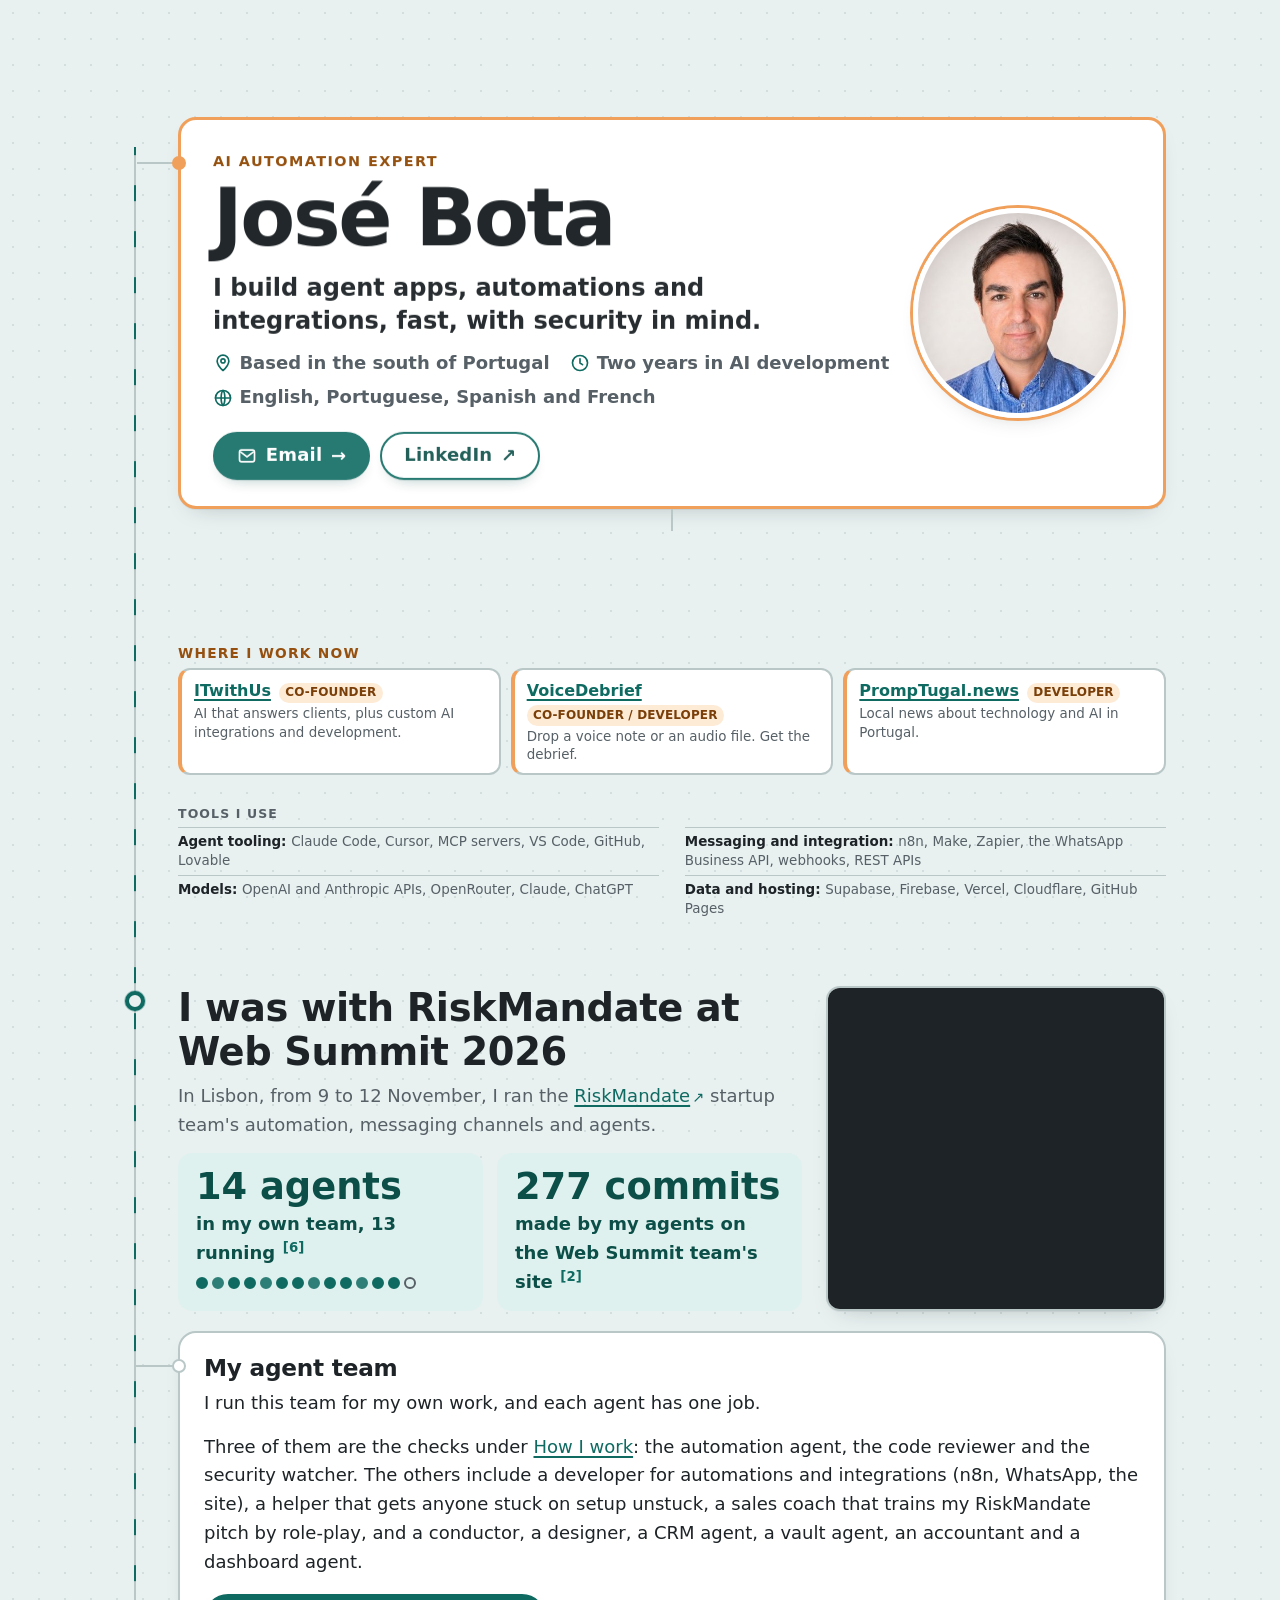
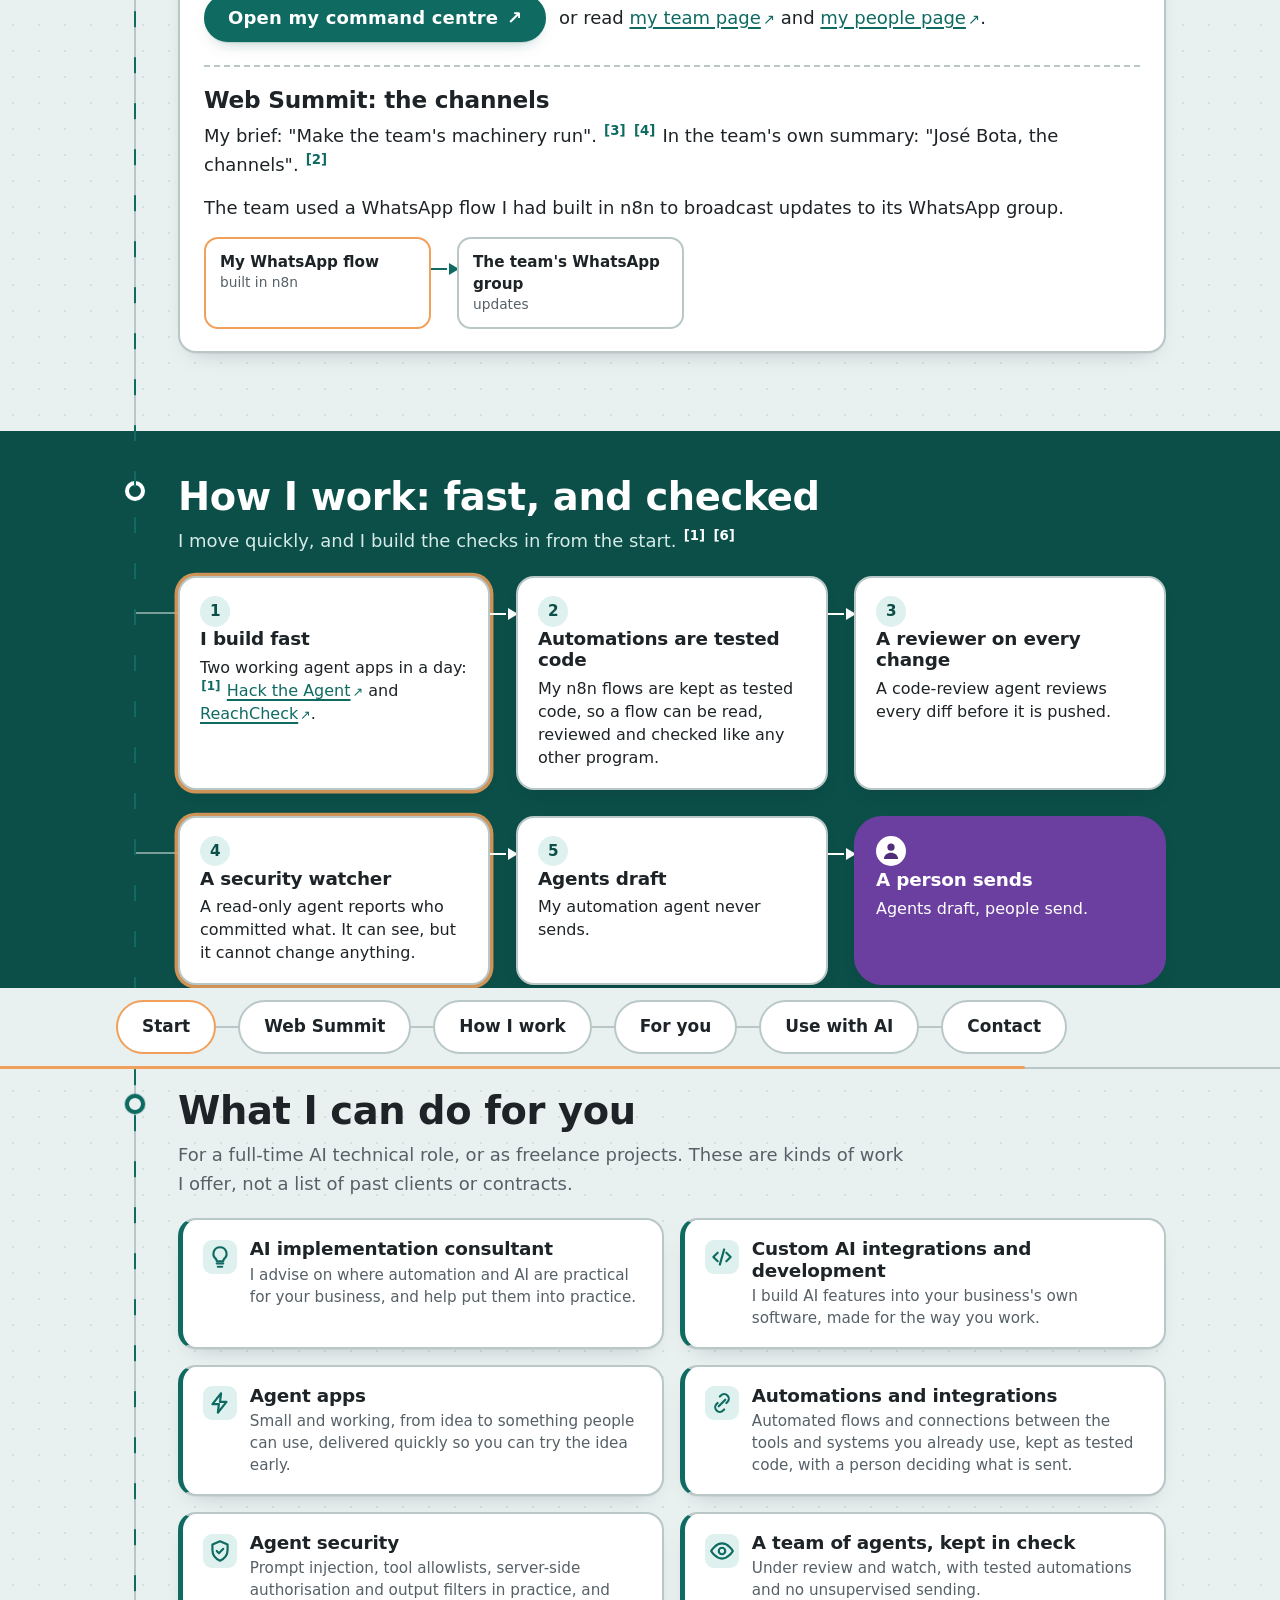
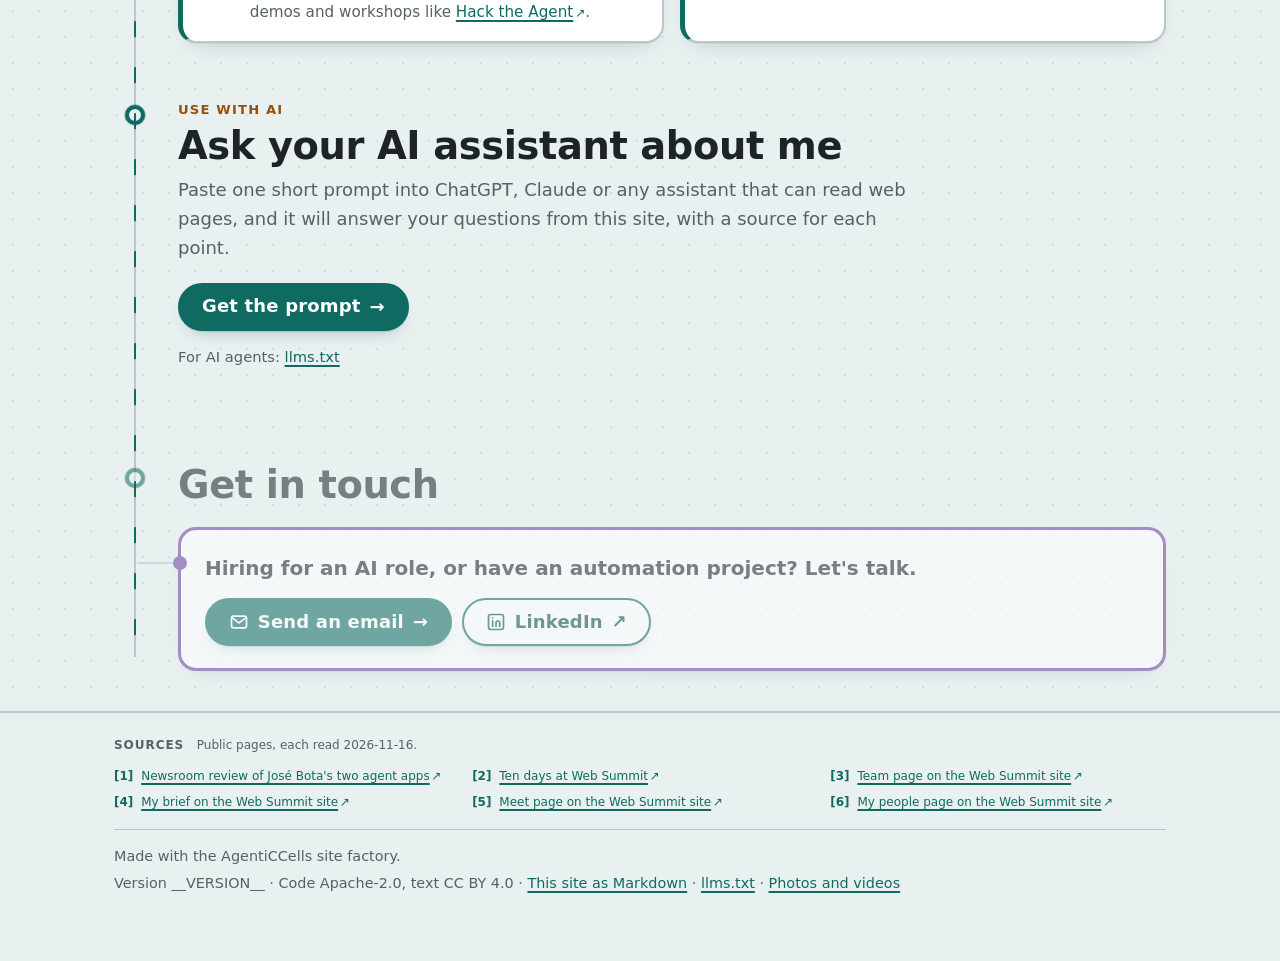
<file: src/for-you/index.html>
<!doctype html>
<html lang="en-GB">
<head>
<meta charset="utf-8">
<meta name="viewport" content="width=device-width,initial-scale=1">
<title>What he can do for you · José Bota</title>
<meta name="description" content="What he can do for you is now a section of José Bota's home page. This address forwards there.">
<link rel="canonical" href="https://jose-bota.agenticcells.site/">
<meta property="og:type" content="website">
<meta property="og:site_name" content="José Bota">
<meta property="og:locale" content="en_GB">
<meta property="og:url" content="https://jose-bota.agenticcells.site/">
<meta property="og:title" content="What he can do for you · José Bota">
<meta property="og:description" content="What José Bota can do for you: AI implementation consulting, custom AI integrations, agent apps, automations and agent security.">
<meta property="og:image" content="https://jose-bota.agenticcells.site/assets/share/jose-bota-1200x630.jpg">
<meta property="og:image:type" content="image/jpeg">
<meta property="og:image:width" content="1200">
<meta property="og:image:height" content="630">
<meta property="og:image:alt" content="José Bota, AI automation expert, beside the Web Summit sign in Lisbon, with his name and role">
<meta name="twitter:card" content="summary_large_image">
<meta name="twitter:title" content="What he can do for you · José Bota">
<meta name="twitter:description" content="What José Bota can do for you: AI implementation consulting, custom AI integrations, agent apps, automations and agent security.">
<meta name="twitter:image" content="https://jose-bota.agenticcells.site/assets/share/jose-bota-1200x630.jpg">
<meta http-equiv="refresh" content="0; url=../#for-you">
<link rel="stylesheet" href="../style.css">
</head>
<body>
<main id="main" class="wrap">
<h1>What he can do for you</h1>
<p>This page has moved. <a href="../#for-you">What he can do for you is now on the home page</a>.</p>
<p class="muted">Version __VERSION__</p>
</main>
</body>
</html>
</file>
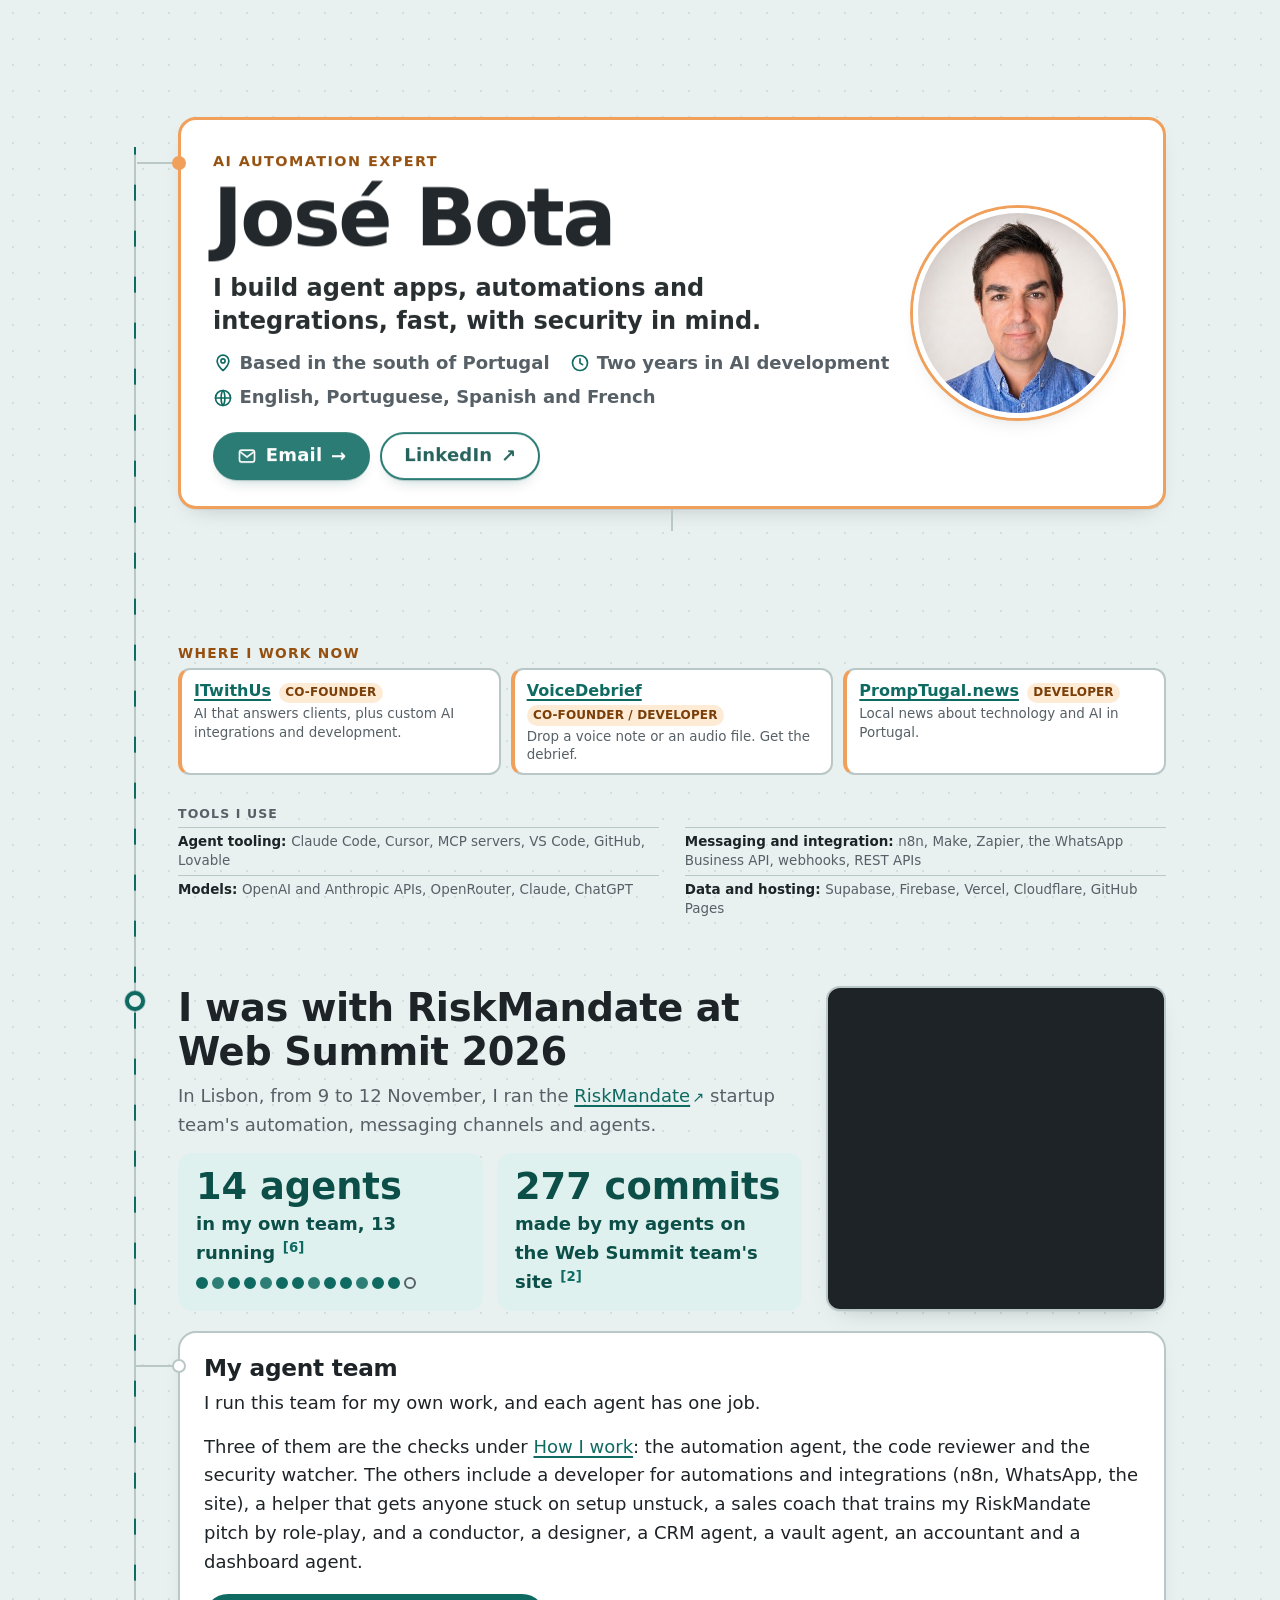
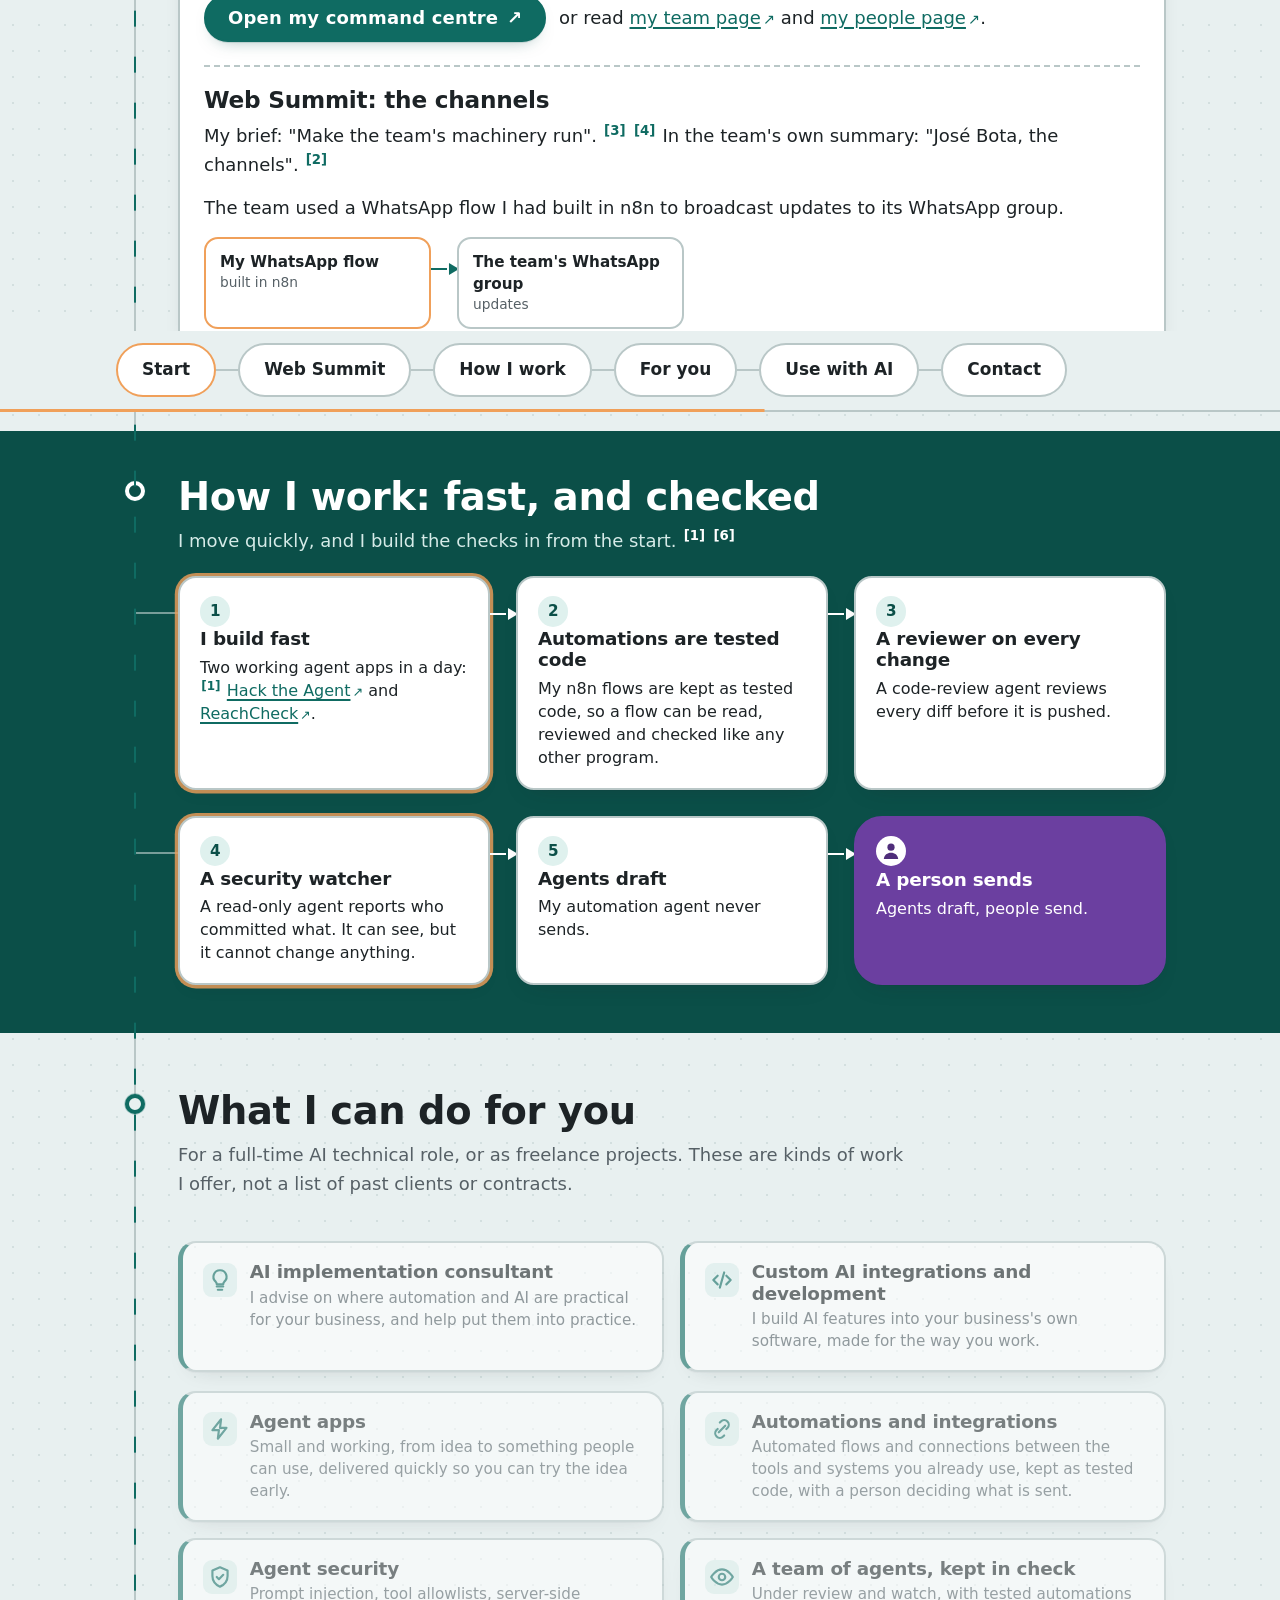
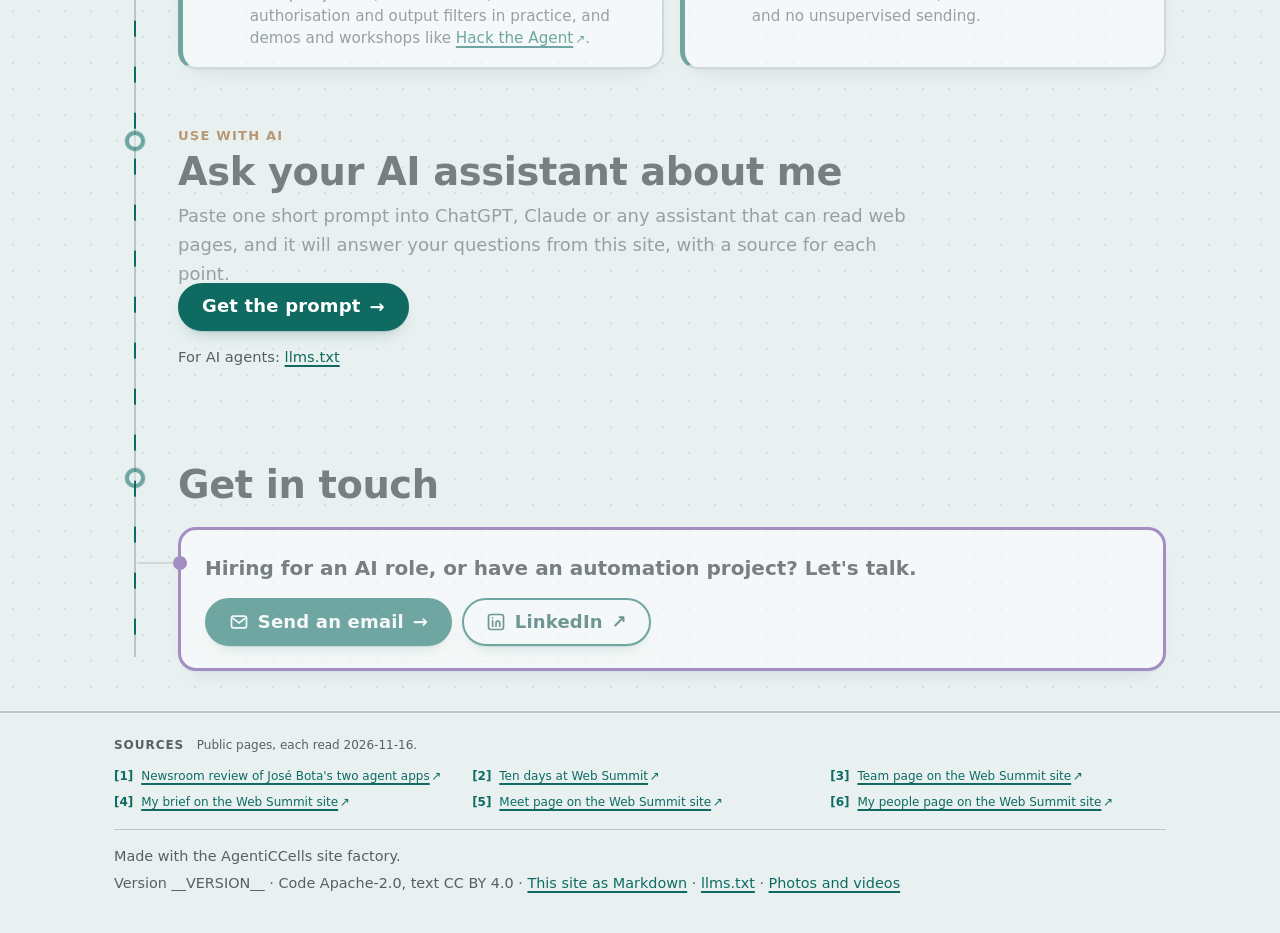
<file: src/how-he-works/index.html>
<!doctype html>
<html lang="en-GB">
<head>
<meta charset="utf-8">
<meta name="viewport" content="width=device-width,initial-scale=1">
<title>How he works · José Bota</title>
<meta name="description" content="How he works is now a section of José Bota's home page. This address forwards there.">
<link rel="canonical" href="https://jose-bota.agenticcells.site/">
<meta property="og:type" content="website">
<meta property="og:site_name" content="José Bota">
<meta property="og:locale" content="en_GB">
<meta property="og:url" content="https://jose-bota.agenticcells.site/">
<meta property="og:title" content="How he works · José Bota">
<meta property="og:description" content="How José Bota works: fast and checked, with automations kept as tested code, a reviewer on every change and a security watcher.">
<meta property="og:image" content="https://jose-bota.agenticcells.site/assets/share/jose-bota-1200x630.jpg">
<meta property="og:image:type" content="image/jpeg">
<meta property="og:image:width" content="1200">
<meta property="og:image:height" content="630">
<meta property="og:image:alt" content="José Bota, AI automation expert, beside the Web Summit sign in Lisbon, with his name and role">
<meta name="twitter:card" content="summary_large_image">
<meta name="twitter:title" content="How he works · José Bota">
<meta name="twitter:description" content="How José Bota works: fast and checked, with automations kept as tested code, a reviewer on every change and a security watcher.">
<meta name="twitter:image" content="https://jose-bota.agenticcells.site/assets/share/jose-bota-1200x630.jpg">
<meta http-equiv="refresh" content="0; url=../#how-he-works">
<link rel="stylesheet" href="../style.css">
</head>
<body>
<main id="main" class="wrap">
<h1>How he works</h1>
<p>This page has moved. <a href="../#how-he-works">How he works is now on the home page</a>.</p>
<p class="muted">Version __VERSION__</p>
</main>
</body>
</html>
</file>
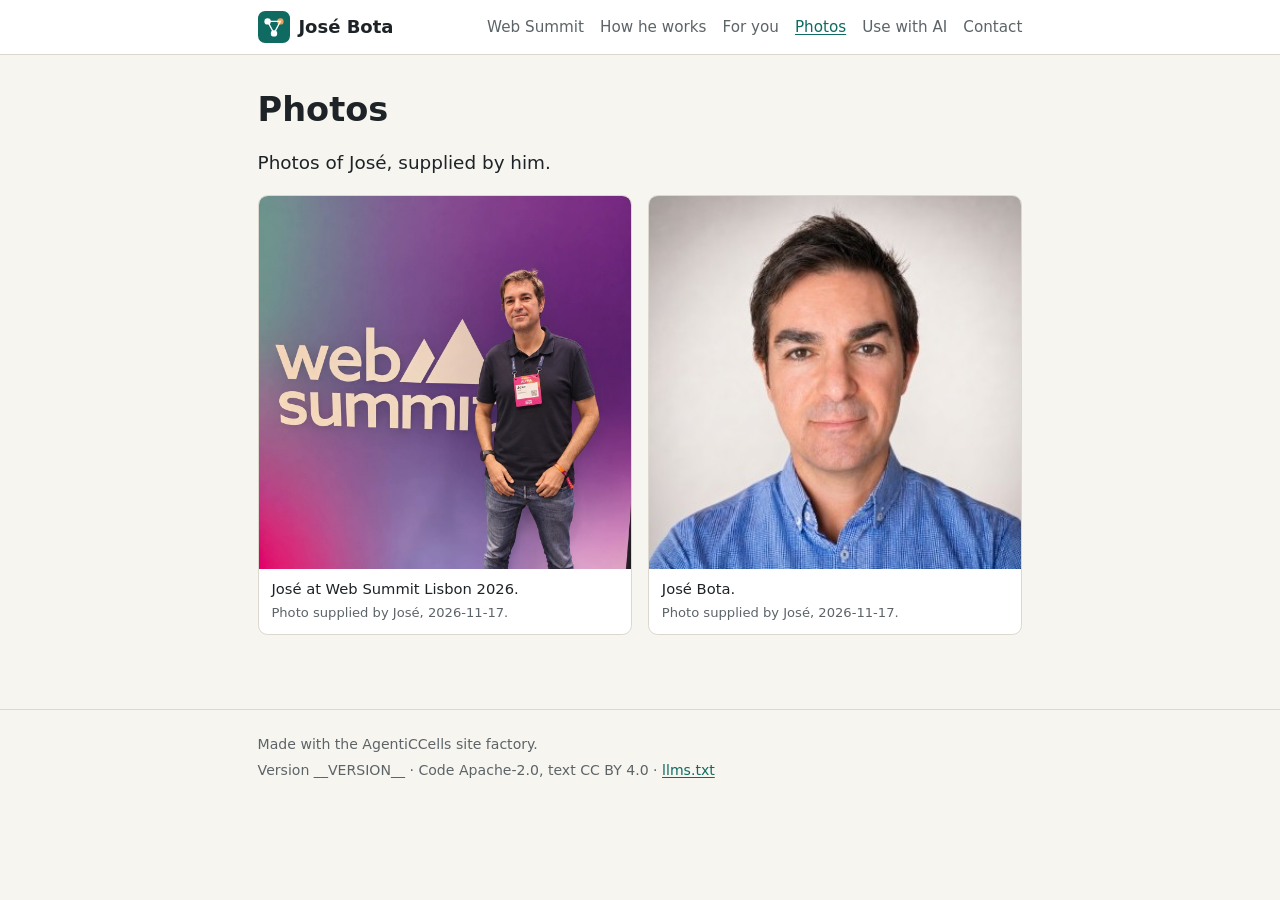
<file: src/photos-and-videos/index.html>
<!doctype html>
<html lang="en-GB">
<head>
<meta charset="utf-8">
<meta name="viewport" content="width=device-width,initial-scale=1">
<title>Photos · José Bota</title>
<meta name="description" content="Photos of José Bota, supplied by him.">
<link rel="canonical" href="https://jose-bota.agenticcells.site/photos-and-videos/">
<meta property="og:type" content="website">
<meta property="og:site_name" content="José Bota">
<meta property="og:locale" content="en_GB">
<meta property="og:url" content="https://jose-bota.agenticcells.site/photos-and-videos/">
<meta property="og:title" content="Photos · José Bota">
<meta property="og:description" content="Photos of José Bota, supplied by him, including José at Web Summit Lisbon 2026. He builds agent apps, automations and integrations.">
<meta property="og:image" content="https://jose-bota.agenticcells.site/assets/share/jose-bota-1200x630.jpg">
<meta property="og:image:type" content="image/jpeg">
<meta property="og:image:width" content="1200">
<meta property="og:image:height" content="630">
<meta property="og:image:alt" content="José Bota, AI automation expert, beside the Web Summit sign in Lisbon, with his name and role">
<meta name="twitter:card" content="summary_large_image">
<meta name="twitter:title" content="Photos · José Bota">
<meta name="twitter:description" content="Photos of José Bota, supplied by him, including José at Web Summit Lisbon 2026. He builds agent apps, automations and integrations.">
<meta name="twitter:image" content="https://jose-bota.agenticcells.site/assets/share/jose-bota-1200x630.jpg">
<link rel="icon" href="../assets/icon.svg" type="image/svg+xml">
<link rel="stylesheet" href="../assets/chrome.css">
<link rel="stylesheet" href="../style.css">
</head>
<body>
<a class="jb-skip" href="#main">Skip to the content</a>
<header class="site-header">
<div class="wrap">
<a class="brand" href="../"><svg class="mark" viewBox="0 0 40 40" aria-hidden="true"><rect width="40" height="40" rx="9" fill="#0f6b62"/><circle cx="12" cy="13" r="4" fill="#fff"/><circle cx="28" cy="13" r="4" fill="#f0a05a"/><circle cx="20" cy="28" r="4" fill="#fff"/><path d="M12 13L28 13L20 28Z" fill="none" stroke="#fff" stroke-width="1.6"/></svg>José Bota</a>
<nav aria-label="Main"><ul>
<li><a href="../#work">Web Summit</a></li>
<li><a href="../#how-he-works">How he works</a></li>
<li><a href="../#for-you">For you</a></li>
<li><a href="./" aria-current="page">Photos</a></li>
<li><a href="../agents/">Use with AI</a></li>
<li><a href="../#contact">Contact</a></li>
</ul></nav>
</div>
</header>

<main id="main" class="wrap">
<h1>Photos</h1>
<p class="lead">Photos of José, supplied by him.</p>

<div class="media-grid media-grid--two">
<figure class="media">
<img src="../media/photos/jose-at-web-summit.jpg" alt="José Bota standing beside a large Web Summit sign, in a dark polo shirt with his Web Summit Lisbon 2026 badge" width="1254" height="1254" loading="lazy" decoding="async">
<figcaption>José at Web Summit Lisbon 2026. <span class="credit">Photo supplied by José, 2026-11-17.</span></figcaption>
</figure>
<figure class="media">
<img src="../media/photos/jose-bota.jpg" alt="José Bota, head and shoulders, in a blue shirt" width="350" height="350" loading="lazy" decoding="async">
<figcaption>José Bota. <span class="credit">Photo supplied by José, 2026-11-17.</span></figcaption>
</figure>
</div>
</main>

<footer>
<div class="wrap">
<p>Made with the AgentiCCells site factory.</p>
<p>Version __VERSION__ · Code Apache-2.0, text CC BY 4.0 · <a href="../llms.txt">llms.txt</a></p>
</div>
</footer>
</body>
</html>
</file>
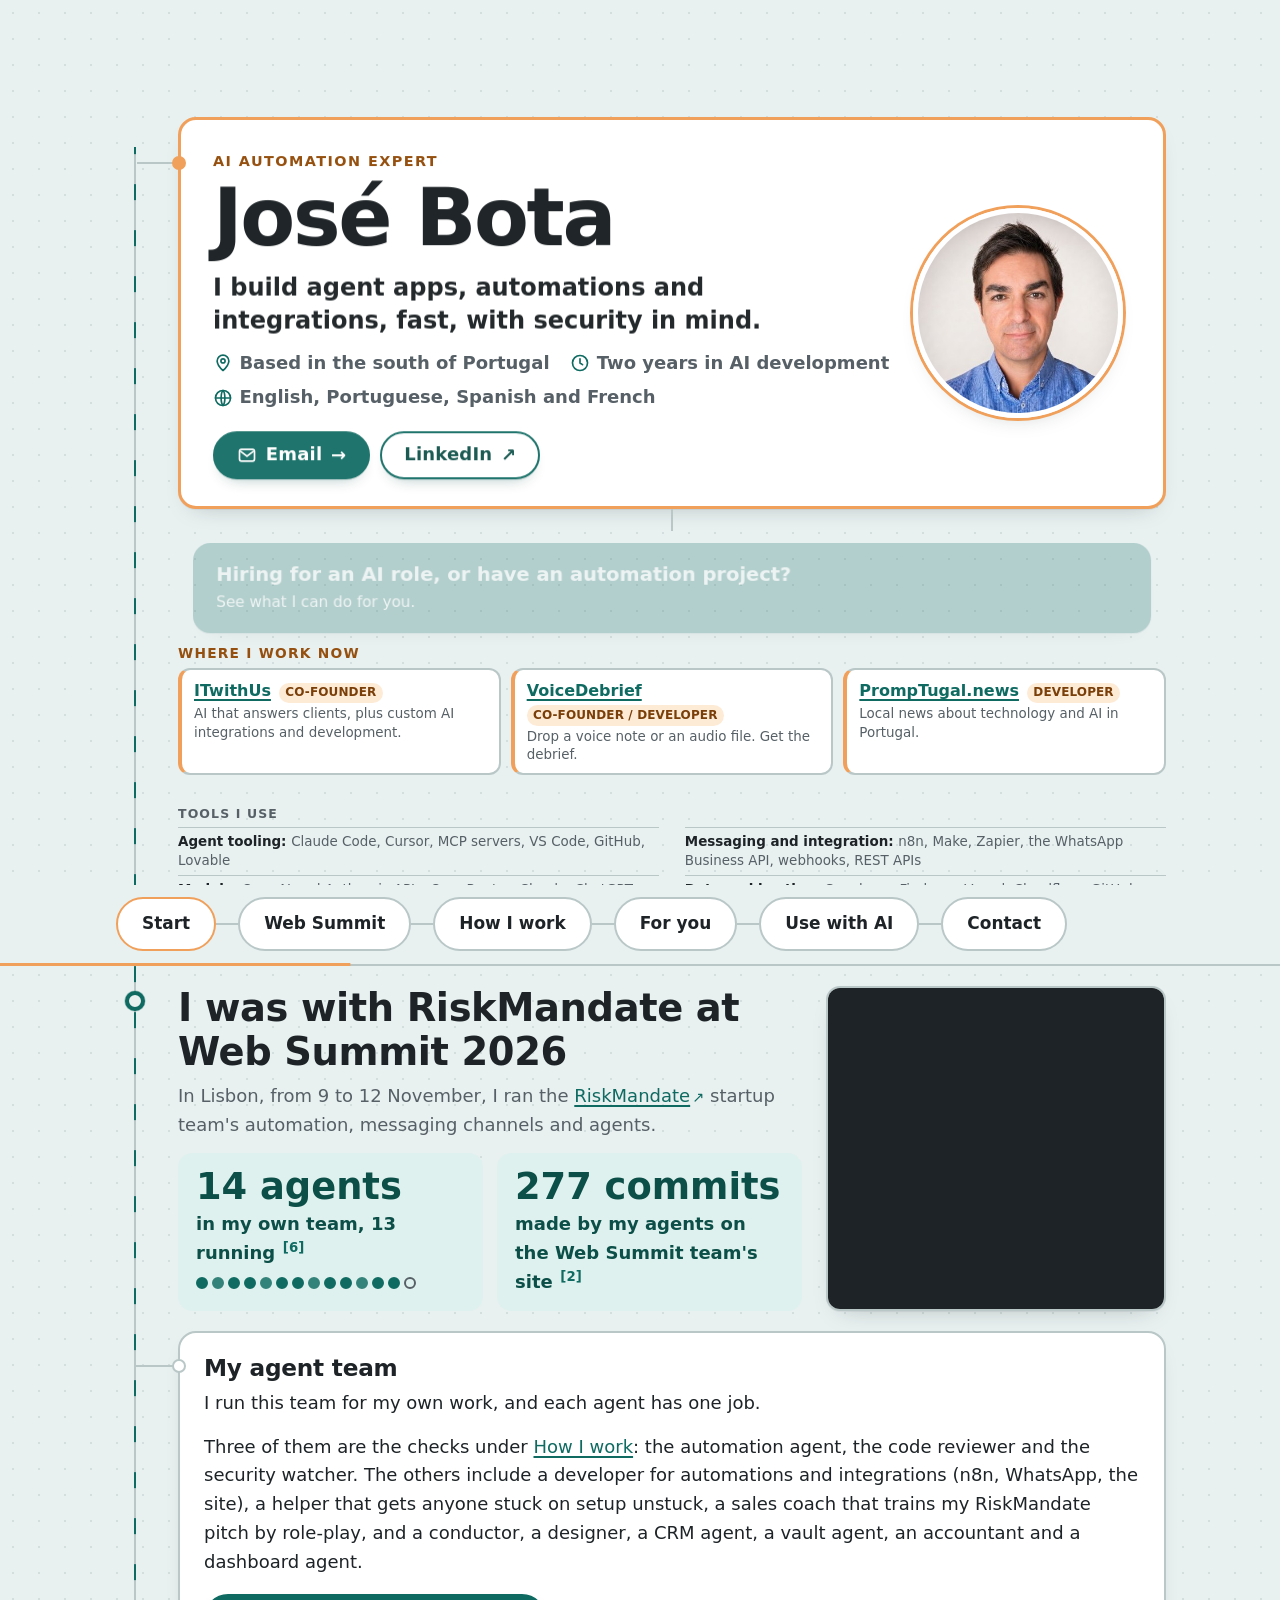
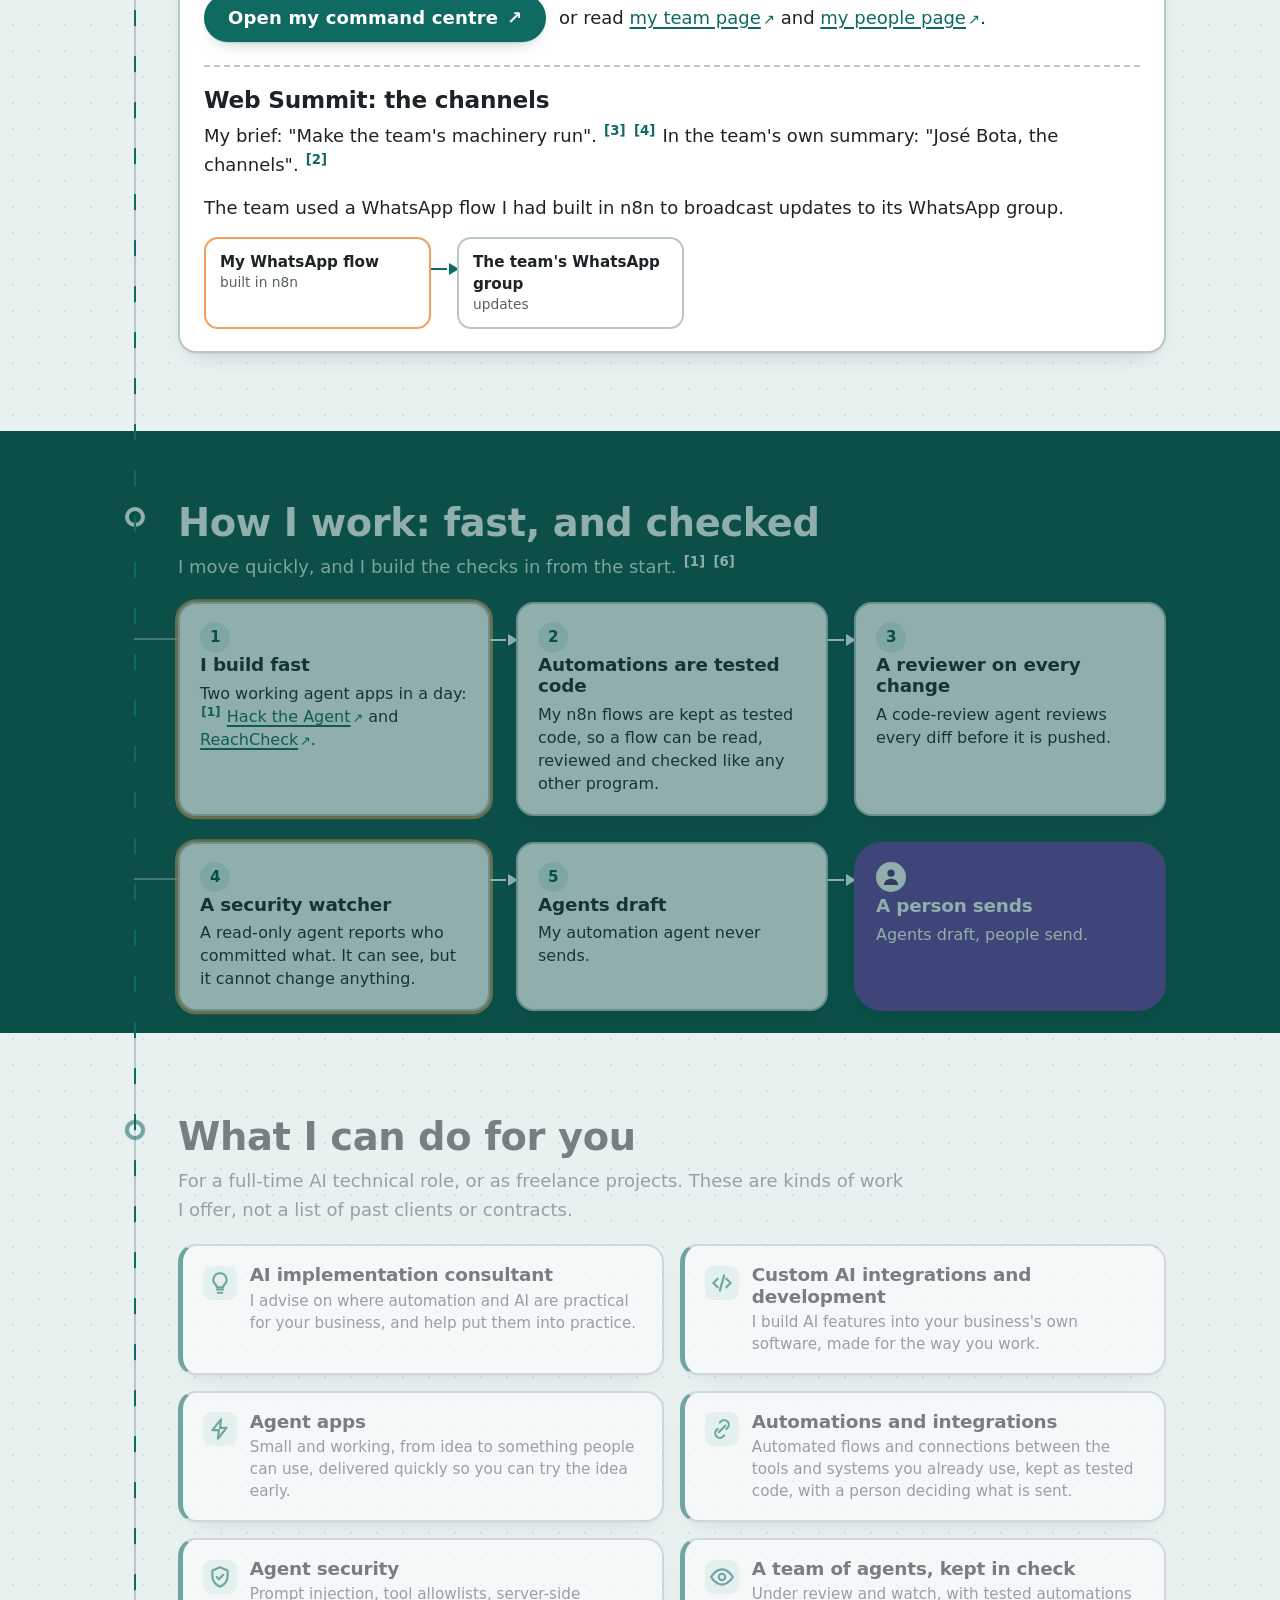
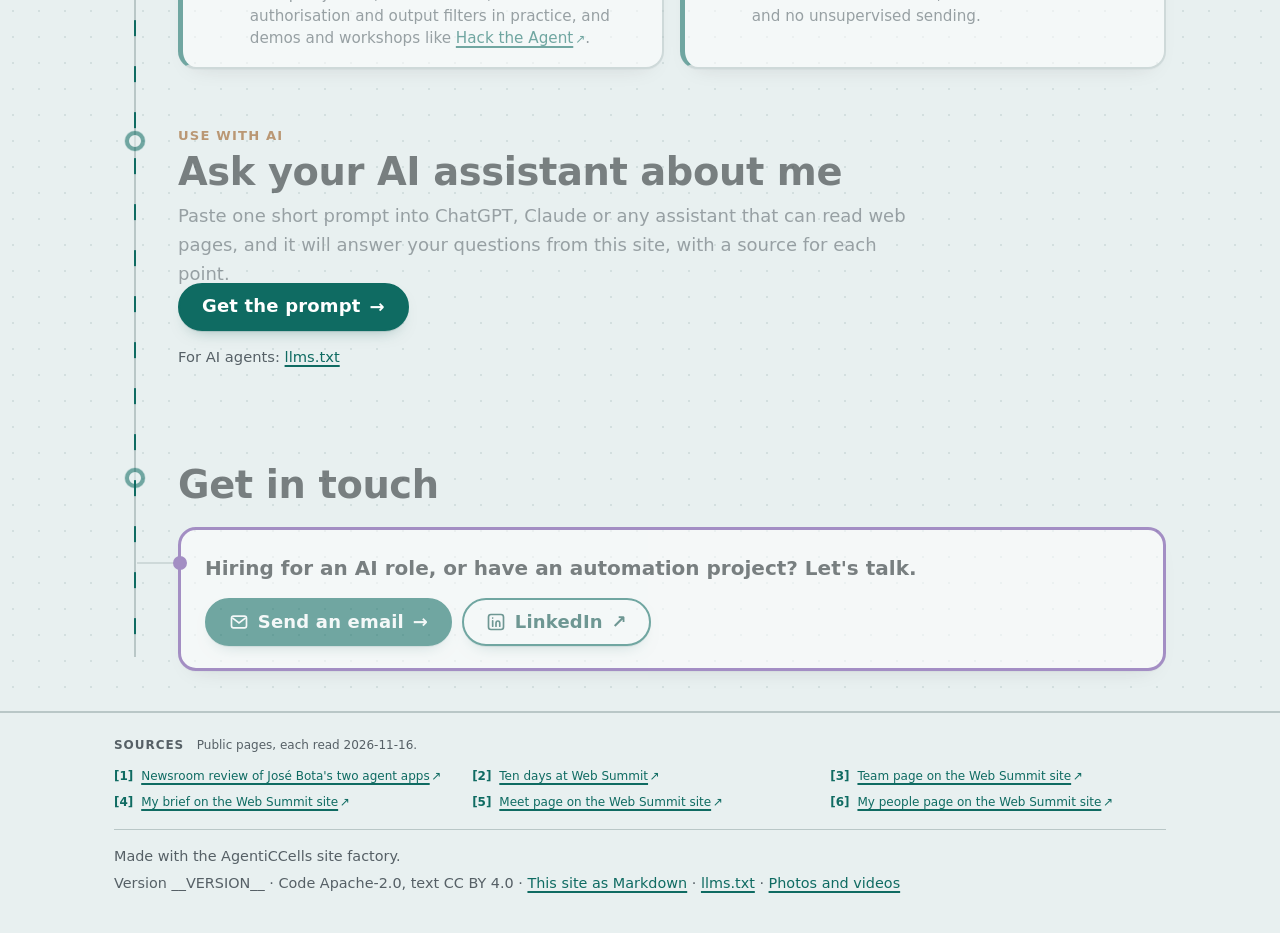
<file: src/work/index.html>
<!doctype html>
<html lang="en-GB">
<head>
<meta charset="utf-8">
<meta name="viewport" content="width=device-width,initial-scale=1">
<title>Work · José Bota</title>
<meta name="description" content="His work is now a section of José Bota's home page. This address forwards there.">
<link rel="canonical" href="https://jose-bota.agenticcells.site/">
<meta property="og:type" content="website">
<meta property="og:site_name" content="José Bota">
<meta property="og:locale" content="en_GB">
<meta property="og:url" content="https://jose-bota.agenticcells.site/">
<meta property="og:title" content="Work · José Bota">
<meta property="og:description" content="José Bota's work: Hack the Agent, ReachCheck, his WhatsApp flow in n8n and his agent team, now on his home page.">
<meta property="og:image" content="https://jose-bota.agenticcells.site/assets/share/jose-bota-1200x630.jpg">
<meta property="og:image:type" content="image/jpeg">
<meta property="og:image:width" content="1200">
<meta property="og:image:height" content="630">
<meta property="og:image:alt" content="José Bota, AI automation expert, beside the Web Summit sign in Lisbon, with his name and role">
<meta name="twitter:card" content="summary_large_image">
<meta name="twitter:title" content="Work · José Bota">
<meta name="twitter:description" content="José Bota's work: Hack the Agent, ReachCheck, his WhatsApp flow in n8n and his agent team, now on his home page.">
<meta name="twitter:image" content="https://jose-bota.agenticcells.site/assets/share/jose-bota-1200x630.jpg">
<meta http-equiv="refresh" content="0; url=../#work">
<link rel="stylesheet" href="../style.css">
</head>
<body>
<main id="main" class="wrap">
<h1>Work</h1>
<p>This page has moved. <a href="../#work">His work is now on the home page</a>.</p>
<p class="muted">Version __VERSION__</p>
</main>
</body>
</html>
</file>
<file: src/assets/chrome.css>
/* The skip link, shared by every page. Code Apache-2.0. */
.jb-skip{position:absolute;left:-9999px;top:0;z-index:3000;background:#14181a;color:#fff;padding:.7rem 1rem;font:600 16px/1.3 system-ui,-apple-system,"Segoe UI",Roboto,sans-serif;border-radius:0 0 .4rem 0;text-decoration:underline}
.jb-skip:focus{left:0}
.jb-skip:focus-visible{outline:3px solid #fff;outline-offset:2px}
@media print{.jb-skip{display:none!important}}
</file>
<file: src/style.css>
/* José Bota: site styles. Code Apache-2.0. No fonts or assets from other hosts. */
:root {
  --bg: #f7f5f0;
  --fg: #1d2326;
  --muted: #5c6468;
  --card: #ffffff;
  --line: #dcd8cf;
  --accent: #0f6b62;
  --accent-fg: #ffffff;
  --warm: #95500f;
  --note-bg: #fff4e0;
}
@media (prefers-color-scheme: dark) {
  :root {
    --bg: #121617;
    --fg: #e9ecec;
    --muted: #a3acae;
    --card: #1b2122;
    --line: #2e3739;
    --accent: #4fc2b4;
    --accent-fg: #0b1213;
    --warm: #f0a05a;
    --note-bg: #2a2216;
  }
}
* { box-sizing: border-box; }
html { -webkit-text-size-adjust: 100%; }
body {
  margin: 0;
  font: 18px/1.6 system-ui, -apple-system, "Segoe UI", Roboto, sans-serif;
  background: var(--bg);
  color: var(--fg);
}
a { color: var(--accent); text-underline-offset: 2px; }
a:hover { text-decoration-thickness: 2px; }
a[target="_blank"]::after { content: "\2197"; display: inline-block; margin-left: .15em; font-size: max(.8em, 12px); text-decoration: none; }
.wrap { max-width: 50rem; margin: 0 auto; padding: 0 1.1rem; }

/* Header and navigation */
.site-header { border-bottom: 1px solid var(--line); background: var(--card); }
.site-header .wrap { display: flex; flex-wrap: wrap; align-items: center; gap: .4rem 1.2rem; padding-top: .7rem; padding-bottom: .7rem; }
.brand { display: flex; align-items: center; gap: .55rem; font-weight: 700; color: var(--fg); text-decoration: none; margin-right: auto; }
.mark { width: 2rem; height: 2rem; flex: none; }
nav ul { list-style: none; margin: 0; padding: 0; display: flex; flex-wrap: wrap; gap: .2rem 1rem; font-size: .95rem; }
nav a { text-decoration: none; color: var(--muted); }
@media (max-width: 640px) { nav ul { gap: 0 1.1rem; } nav a { display: inline-flex; align-items: center; min-height: 44px; } }
nav a:hover, nav a[aria-current="page"] { color: var(--accent); text-decoration: underline; }

main { padding: 2rem 0 3rem; }
main.wrap { padding: 2rem 1.1rem 3rem; }
h1 { font-size: 2.1rem; line-height: 1.15; margin: .2rem 0 .6rem; }
h2 { font-size: 1.4rem; line-height: 1.25; margin: 2.4rem 0 .7rem; }
h3, .card h2 { font-size: 1.12rem; line-height: 1.3; margin: 0 0 .4rem; }
main > h3 { margin-top: 1.8rem; }
h4 { font-size: 1rem; line-height: 1.3; margin: 1.4rem 0 .3rem; }
.lead { font-size: 1.15rem; }
.role { color: var(--warm); font-weight: 700; letter-spacing: .04em; text-transform: uppercase; font-size: .9rem; margin: 0; }
.muted, .source { color: var(--muted); font-size: .9rem; }

/* Hero */
.hero { padding: 1rem 0 .5rem; }
.cta { display: grid; grid-template-columns: repeat(auto-fit, minmax(15rem, 1fr)); gap: .9rem; margin: 1.5rem 0 .5rem; }
.cta a {
  display: block; padding: 1rem 1.1rem; border-radius: .6rem; text-decoration: none;
  border: 2px solid var(--accent); color: var(--fg); background: var(--card);
}
.cta a.primary { background: var(--accent); color: var(--accent-fg); }
.cta strong { display: block; font-size: 1.08rem; }
.cta span { font-size: .92rem; }

/* Cards */
.cards { display: grid; grid-template-columns: repeat(auto-fit, minmax(17rem, 1fr)); gap: .9rem; }
.card { background: var(--card); border: 1px solid var(--line); border-radius: .6rem; padding: 1rem 1.1rem; }
.card p { margin: .35rem 0; }
.card .tag { display: inline-block; font-size: .78rem; font-weight: 600; color: var(--warm); text-transform: uppercase; letter-spacing: .05em; }
article.work { background: var(--card); border: 1px solid var(--line); border-left: 4px solid var(--accent); border-radius: .4rem; padding: 1.1rem 1.2rem; margin: 1.2rem 0; }
article.work h2 { margin-top: 0; }
dl.facts { margin: .4rem 0; }
dl.facts dt { font-weight: 700; margin-top: .6rem; }
dl.facts dd { margin: 0; }

ul.ticks { padding-left: 1.2rem; }
ul.ticks li { margin: .35rem 0; }
ol.levels li { margin: .3rem 0; }

.note { background: var(--note-bg); border: 1px solid var(--line); border-left: 4px solid var(--warm); border-radius: .4rem; padding: .8rem 1rem; margin: 1.2rem 0; }
.placeholder { font-style: italic; color: var(--muted); }

pre { background: var(--card); border: 1px solid var(--line); border-radius: .4rem; padding: .9rem 1rem; overflow-x: auto; white-space: pre-wrap; font-size: .88rem; line-height: 1.5; }
code { font-family: ui-monospace, SFMono-Regular, Menlo, Consolas, monospace; font-size: .92em; }

/* Photos and videos. The same markup is used on photos-and-videos/ and in every design:
   .media-grid holds figure.media items (an img or a video with controls, then a figcaption);
   .media--todo marks a placeholder for material that has not arrived. */
.media-grid { display: grid; grid-template-columns: repeat(auto-fit, minmax(13rem, 1fr)); gap: 1rem; margin: 1rem 0 1.6rem; }
.media-grid--two { grid-template-columns: repeat(2, minmax(0, 1fr)); }
@media (max-width: 640px) { .media-grid--two { grid-template-columns: 1fr; } }
.media { margin: 0; min-width: 0; }
figure.media { background: var(--card); border: 1px solid var(--line); border-radius: .6rem; overflow: hidden; }
.media img, .media video { display: block; width: 100%; height: auto; }
.media video { background: #000; }
.media figcaption { padding: .6rem .8rem .75rem; font-size: .92rem; line-height: 1.45; }
.media .credit { display: block; color: var(--muted); font-size: .82rem; margin-top: .2rem; }
.media--wide { grid-column: 1 / -1; }
.media--todo { aspect-ratio: 4 / 3; border: 2px dashed var(--line); border-radius: .5rem; display: flex; align-items: center; justify-content: center; text-align: center; color: var(--muted); font-size: .9rem; padding: .5rem; }

:focus-visible { outline: 3px solid var(--accent); outline-offset: 2px; }
[id] { scroll-margin-top: 1rem; }

footer { border-top: 1px solid var(--line); padding: 1.2rem 0 2rem; color: var(--muted); font-size: .88rem; }
footer p { margin: .25rem 0; }

/* Print: the home page prints as a one-page presentation */
@media print {
  @page { margin: 12mm; }
  :root { --bg: #fff; --fg: #000; --muted: #444; --card: #fff; --line: #bbb; --accent: #0f6b62; --accent-fg: #fff; --warm: #8a4510; --note-bg: #fff; }
  body { font-size: 10.5pt; line-height: 1.4; }
  .site-header nav, .no-print { display: none !important; }
  .site-header { border: 0; }
  main { padding: .4rem 0; }
  h1 { font-size: 20pt; }
  h2 { font-size: 13pt; margin: .9rem 0 .35rem; }
  h3 { font-size: 11pt; }
  .cta { margin: .6rem 0; gap: .5rem; }
  .cta a, .cta a.primary { padding: .45rem .6rem; background: #fff; color: #000; border: 1px solid #000; }
  .cards { gap: .45rem; grid-template-columns: 1fr 1fr; }
  .card, article.work, figure.media { padding: .5rem .65rem; break-inside: avoid; }
  a { color: #000; }
  .print-url::after { content: " (" attr(href) ")"; font-size: 8.5pt; color: #444; word-break: break-all; }
  footer { padding: .4rem 0 0; }
}
</file>
